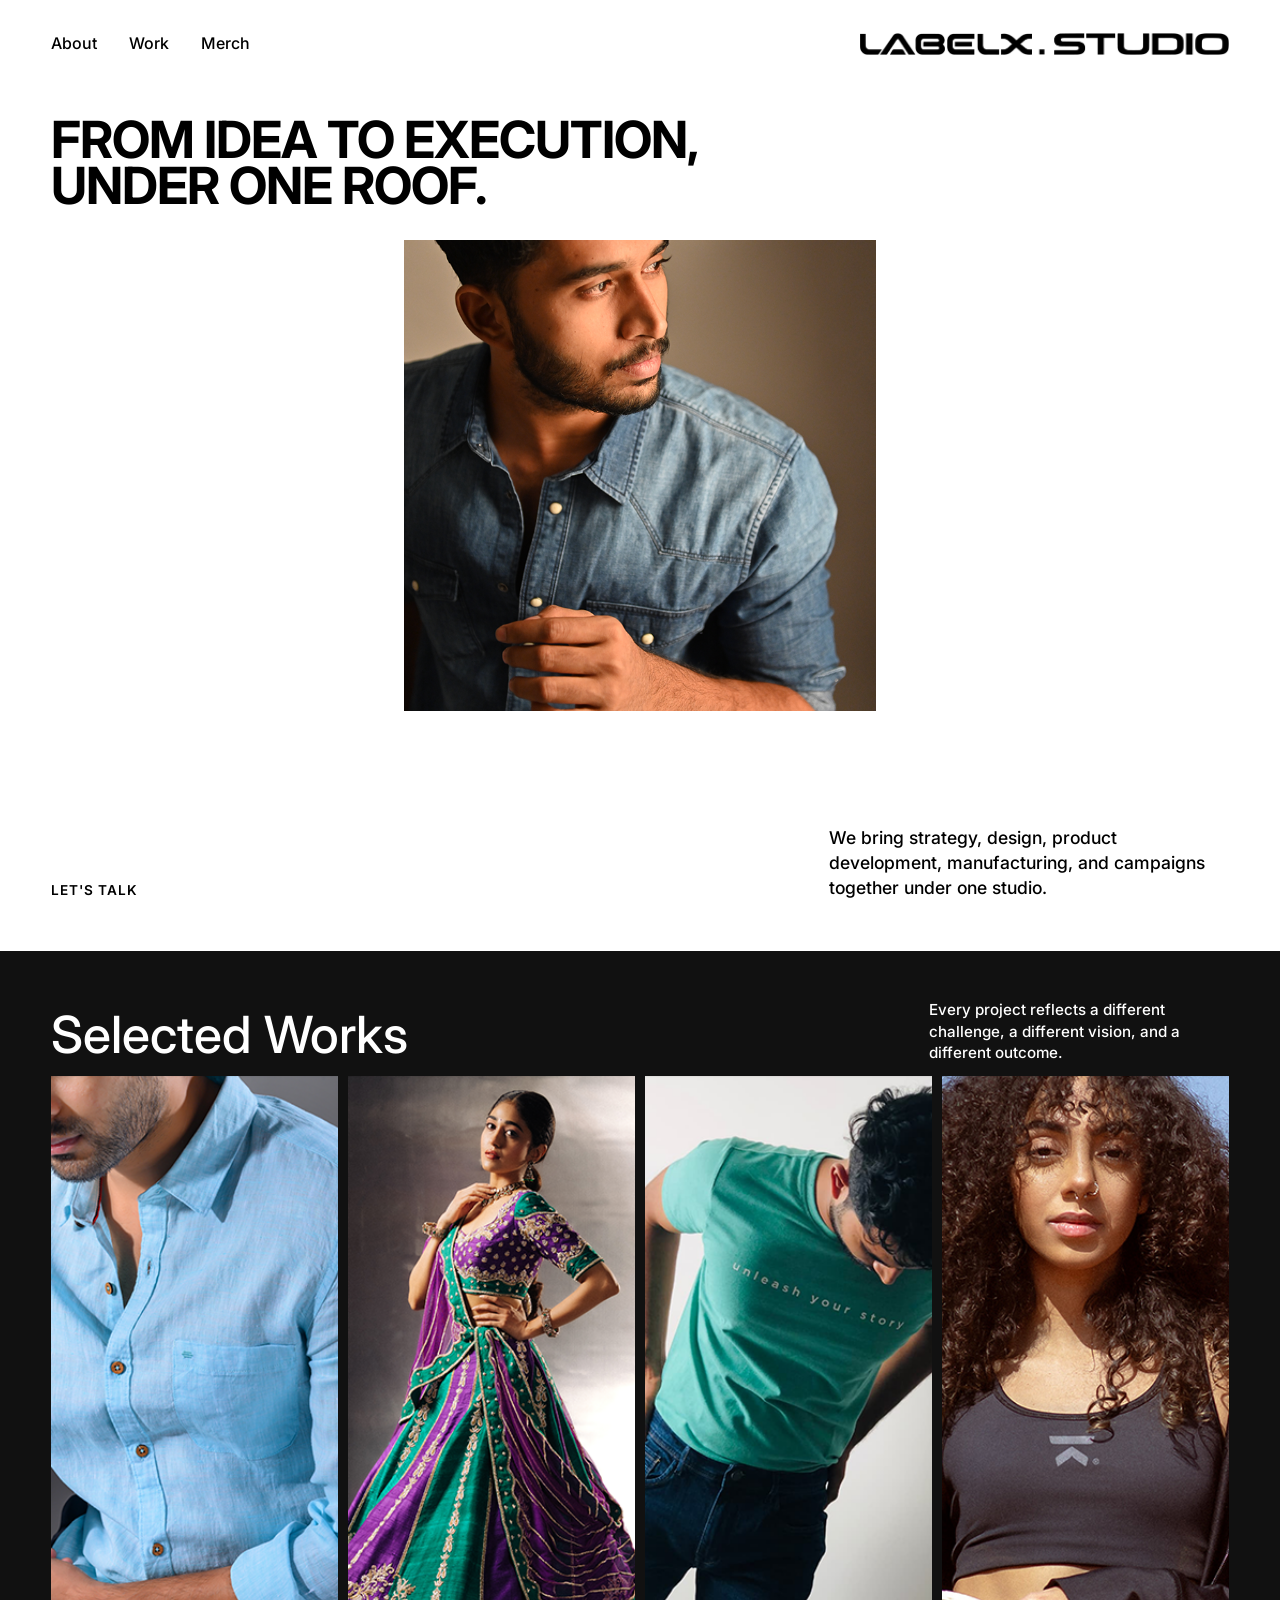
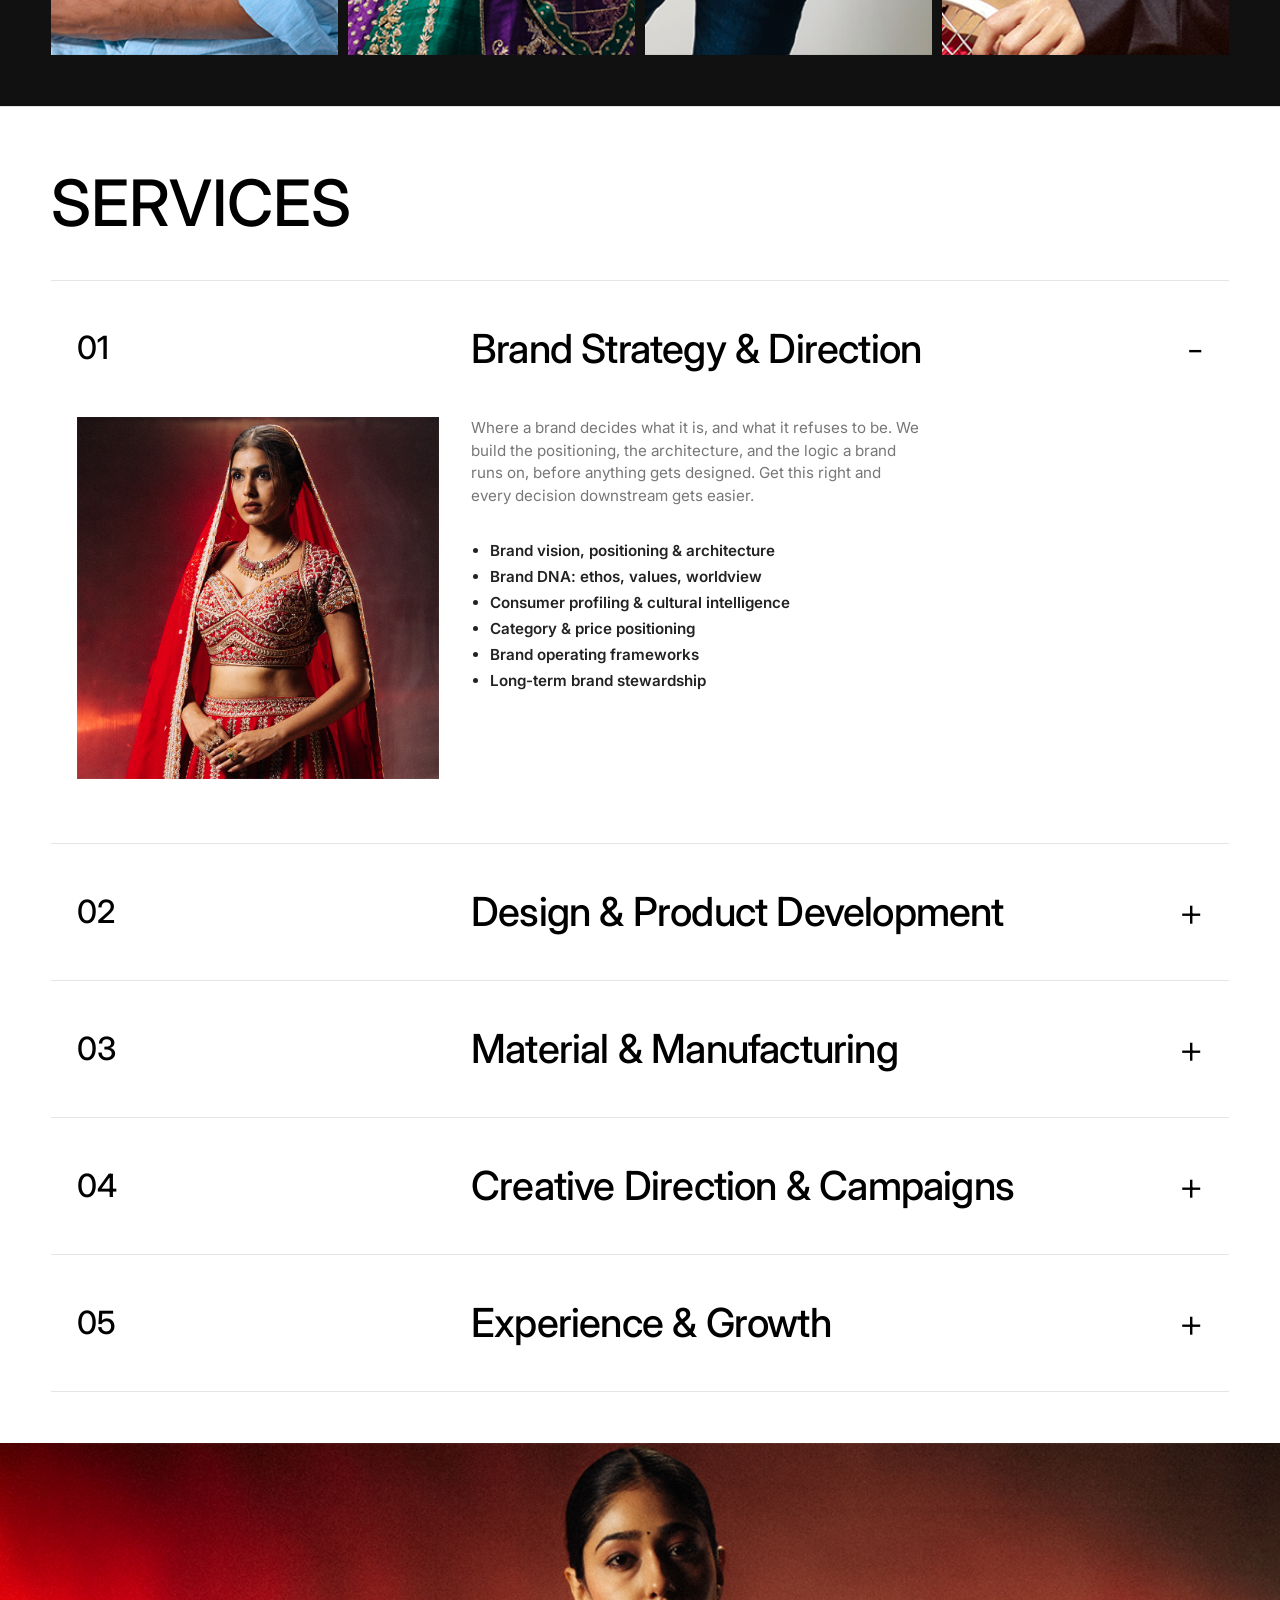
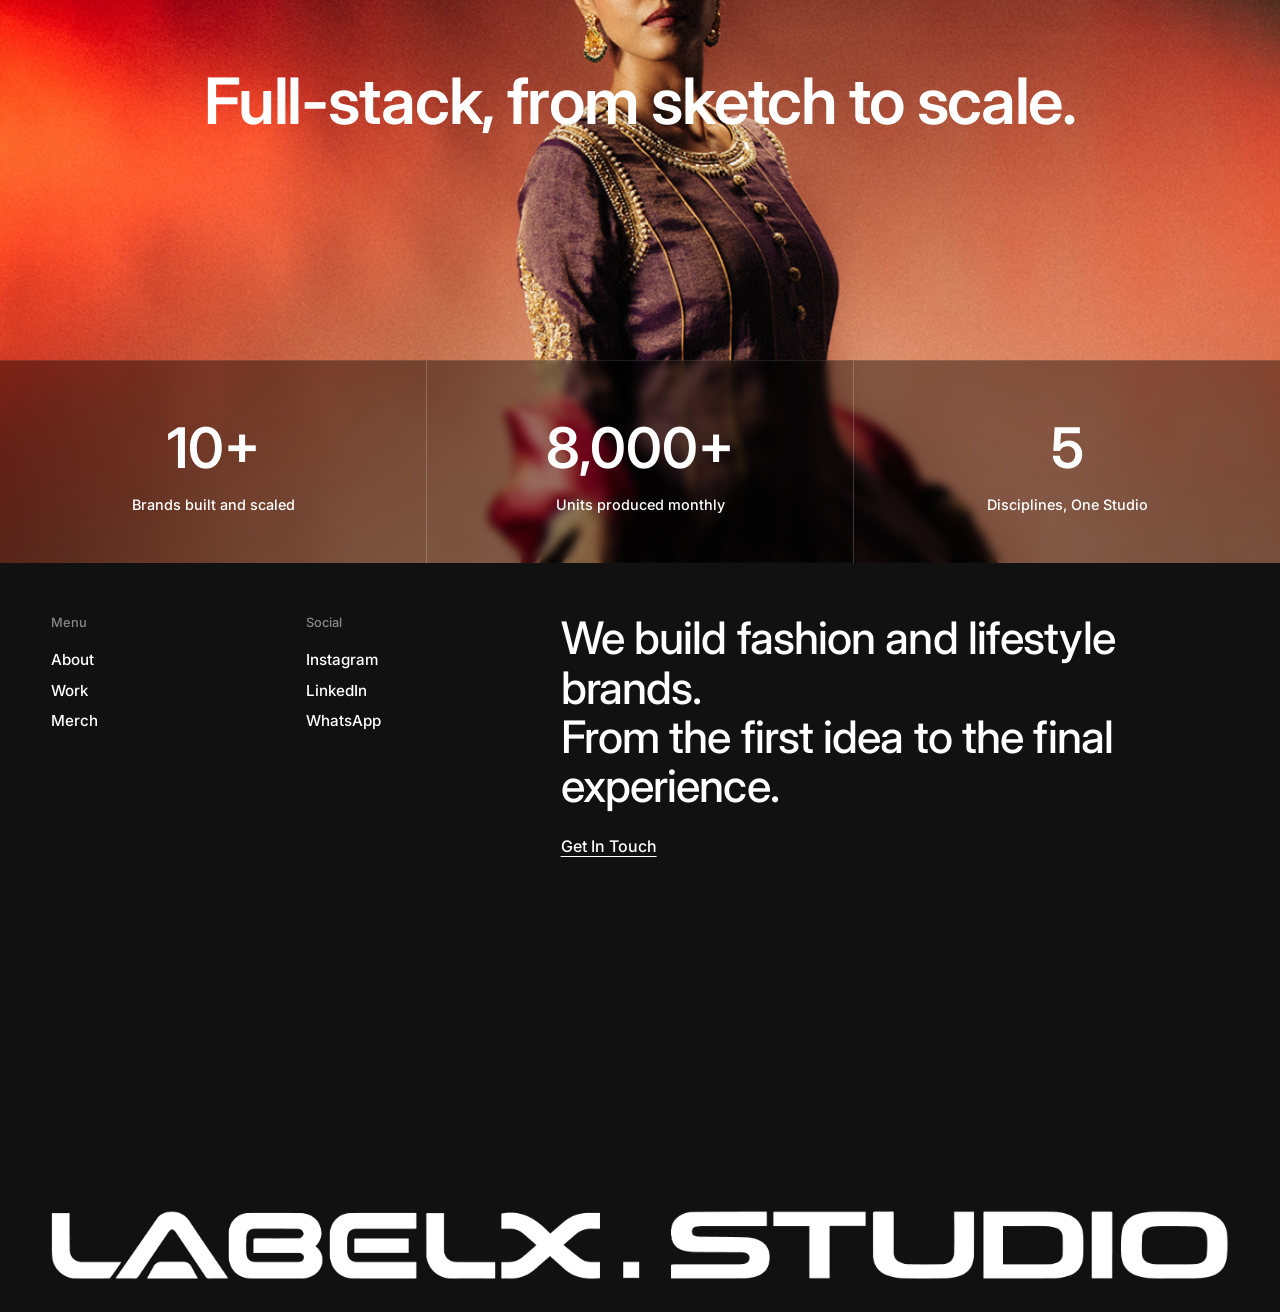
<file: index.html>
<!DOCTYPE html>
<html lang="en">

<head>
  <meta charset="UTF-8" />
  <meta name="viewport" content="width=device-width, initial-scale=1.0" />
  <title>LabelX Studio</title>
  <meta name="description"
    content="We build fashion and lifestyle brands. From the first idea to the final experience." />
  <link href="https://fonts.googleapis.com/css2?family=Space+Grotesk:wght@300;400;500;600;700&display=swap"
    rel="stylesheet" />
  <link rel="stylesheet" href="styles.css?v=1.1" />
</head>

<body>

  <!-- Navigation -->
  <nav class="main-nav">
    <div class="nav-links">
      <a href="about">About</a>
      <a href="work">Work</a>
      <a href="merch">Merch</a>
    </div>
    <div class="nav-logo">
      <a href="/">
        <img src="assets/images/Logo_Top.png" alt="LabelX Studio" style="height: 22px; object-fit: contain;">
      </a>
    </div>
    <div class="hamburger"><span></span><span></span><span></span></div>
  </nav>

  <!-- Hero Section -->
  <section class="hero-section">
    <h1 class="huge-headline">From idea to execution,<br>under one roof.</h1>
    <div class="hero-image-wrapper">
      <img id="hero-slideshow-img" src="assets/images/Slide_Work/Mask group-1.png"
        data-images="assets/images/Slide_Work/Mask group-1.png, assets/images/Slide_Work/Mask group-2.png, assets/images/Slide_Work/Mask group-3.png, assets/images/Slide_Work/Mask group-4.png, assets/images/Slide_Work/Mask group-5.png, assets/images/Slide_Work/Mask group-6.png, assets/images/Slide_Work/Mask group-7.png, assets/images/Slide_Work/Mask group.png"
        alt="Studio hero image" />
    </div>
  </section>

  <div class="lets-talk-block">
    <a href="contact" class="left" style="text-decoration: none; color: inherit; display: inline-block;">LET'S
      TALK</a>
    <div class="right">
      We bring strategy, design, product development, manufacturing, and campaigns together under one studio.
    </div>
  </div>


  <!-- Selected Works -->
  <section class="selected-works section-dark">
    <div class="selected-works-header">
      <h2>Selected Works</h2>
      <p>Every project reflects a different challenge, a different vision, and a different outcome.</p>
    </div>
    <div class="works-grid">
      <div class="work-item">
        <img src="assets/images/Selected_work/Project plain.png" alt="Project Plain" />
        <div class="work-overlay">
          <h3>PROJECT PLAIN</h3>
          <p>ART DIRECTION / CONTENT CREATION / BRANDING / PHOTOGRAPHY</p>
        </div>
      </div>
      <div class="work-item">
        <img src="assets/images/Selected_work/OLIVES BY SASHI.png" alt="Olives By Sashi" />
        <div class="work-overlay">
          <h3>OLIVES BY SASHI</h3>
          <p>ART DIRECTION / STYLING</p>
        </div>
      </div>
      <div class="work-item">
        <img src="assets/images/Selected_work/Designershop.png" alt="Designershop" />
        <div class="work-overlay">
          <h3>DESIGNERSHOP</h3>
          <p>CONTENT CREATION / PHOTOGRAPHY</p>
        </div>
      </div>
      <div class="work-item">
        <img src="assets/images/Selected_work/KEEPUP.png" alt="Keepup" />
        <div class="work-overlay">
          <h3>KEEPUP</h3>
          <p>BRANDING / PRODUCTION</p>
        </div>
      </div>
    </div>
  </section>

  <!-- Services Section -->
  <section class="services-section section-light">
    <div class="services-main-header" style="margin-bottom: 2rem;">
      <h2 style="font-size: clamp(2.5rem, 5vw, 4rem); font-weight: 500; text-transform: uppercase;">Services</h2>
    </div>
    <div class="services-container">

      <div class="service-row active">
        <div class="service-header">
          <div class="service-number">01</div>
          <h3 class="service-title">Brand Strategy & Direction</h3>
          <div class="service-icon">-</div>
        </div>
        <div class="service-details">
          <div class="service-details-inner">
            <div class="service-image">
              <img src="assets/images/Services image/Brand Strategy & Direction.png" alt="Brand Strategy & Direction" />
            </div>
            <div class="service-text">
              <p>Where a brand decides what it is, and what it refuses to be. We build the positioning, the
                architecture, and the logic a brand runs on, before anything gets designed. Get this right and every
                decision downstream gets easier.</p>
              <ul>
                <li>Brand vision, positioning & architecture</li>
                <li>Brand DNA: ethos, values, worldview</li>
                <li>Consumer profiling & cultural intelligence</li>
                <li>Category & price positioning</li>
                <li>Brand operating frameworks</li>
                <li>Long-term brand stewardship</li>
              </ul>
            </div>
          </div>
        </div>
      </div>

      <div class="service-row">
        <div class="service-header">
          <div class="service-number">02</div>
          <h3 class="service-title">Design & Product Development</h3>
          <div class="service-icon">+</div>
        </div>
        <div class="service-details">
          <div class="service-details-inner">
            <div class="service-image">
              <img src="assets/images/Services image/Design & Product Development.png"
                alt="Design & Product Development" />
            </div>
            <div class="service-text">
              <p>We design what can actually be made, because we're the ones who make it. Collections, products,
                identity systems, tech packs - drawn with the constraints of production already in the room. Nothing
                reaches sampling that can't survive it.</p>
              <ul>
                <li>Product vision & design direction</li>
                <li>Collection & range design</li>
                <li>Tech packs & specification sheets</li>
                <li>Pattern development, grading & fit</li>
                <li>Prototyping & sampling</li>
                <li>SKU logic & product architecture</li>
              </ul>
            </div>
          </div>
        </div>
      </div>

      <div class="service-row">
        <div class="service-header">
          <div class="service-number">03</div>
          <h3 class="service-title">Material & Manufacturing</h3>
          <div class="service-icon">+</div>
        </div>
        <div class="service-details">
          <div class="service-details-inner">
            <div class="service-image">
              <img src="assets/images/Services image/Material & Manufacturing.png" alt="Material & Manufacturing" />
            </div>
            <div class="service-text">
              <p>Delivering unboxing experiences that elevate product perception. We focus on sustainable materials and
                structurally sound design.</p>
              <ul>
                <li>Sustainable materials</li>
                <li>Structural design</li>
                <li>Unboxing experience</li>
              </ul>
            </div>
          </div>
        </div>
      </div>

      <div class="service-row">
        <div class="service-header">
          <div class="service-number">04</div>
          <h3 class="service-title">Creative Direction & Campaigns</h3>
          <div class="service-icon">+</div>
        </div>
        <div class="service-details">
          <div class="service-details-inner">
            <div class="service-image">
              <img src="assets/images/Services image/Creative Direction & Campaigns.png"
                alt="Creative Direction & Campaigns" />
            </div>
            <div class="service-text">
              <p>Strategic advising to scale operations and optimize processes. Maximizing efficiency while preserving
                creative integrity.</p>
              <ul>
                <li>Operations scaling</li>
                <li>Process optimization</li>
                <li>Creative integrity preservation</li>
              </ul>
            </div>
          </div>
        </div>
      </div>

      <div class="service-row">
        <div class="service-header">
          <div class="service-number">05</div>
          <h3 class="service-title">Experience & Growth</h3>
          <div class="service-icon">+</div>
        </div>
        <div class="service-details">
          <div class="service-details-inner">
            <div class="service-image">
              <img src="assets/images/Services image/Experience & Growth.png" alt="Experience & Growth" />
            </div>
            <div class="service-text">
              <p>Producing engaging content tailored to your unique audience. Photography, videography, and copy that
                connects.</p>
              <ul>
                <li>Photography & Videography</li>
                <li>Copywriting</li>
                <li>Audience engagement</li>
              </ul>
            </div>
          </div>
        </div>
      </div>


    </div>
  </section>

  <!-- Stats / Full Stack Section -->
  <section class="stats-section">
    <div class="stats-bg-image">
      <img src="assets/images/landing_page_img1.jpeg" alt="Full-stack, from sketch to scale" />
    </div>
    <div class="stats-content">
      <h2 class="stats-headline">Full-stack, from sketch to scale.</h2>

      <div class="stats-bar">
        <div class="stat-item">
          <div class="stat-number">10+</div>
          <div class="stat-label">Brands built and scaled</div>
        </div>
        <div class="stat-divider"></div>
        <div class="stat-item">
          <div class="stat-number">8,000+</div>
          <div class="stat-label">Units produced monthly</div>
        </div>
        <div class="stat-divider"></div>
        <div class="stat-item">
          <div class="stat-number">5</div>
          <div class="stat-label">Disciplines, One Studio</div>
        </div>
      </div>
    </div>
  </section>

  <!-- Unified Footer -->
  <footer class="new-footer section-dark">
    <div class="footer-top-grid">
      <div class="footer-menu-col">
        <h4>Menu</h4>
        <ul>
          <li><a href="about">About</a></li>
          <li><a href="work">Work</a></li>
          <li><a href="merch">Merch</a></li>
        </ul>
      </div>
      <div class="footer-social-col">
        <h4>Social</h4>
        <ul>
          <li><a href="https://www.instagram.com/labelx.studio" target="_blank">Instagram</a></li>
          <li><a href="https://www.linkedin.com/company/labelx-studio" target="_blank">LinkedIn</a></li>
          <li><a href="https://wa.me/919866984469" target="_blank">WhatsApp</a></li>
        </ul>
      </div>
      <div class="footer-hero-col">
        <h2>We build fashion and lifestyle brands.<br>From the first idea to the final experience.</h2>
        <a href="contact" class="get-in-touch">Get In Touch</a>
      </div>
    </div>
    <div class="footer-bottom-logo">
      <img src="assets/images/Logo_Bottom.png" alt="LABELX.STUDIO" />
    </div>
  </footer>

  <script src="main.js"></script>
</body>

</html>
</file>
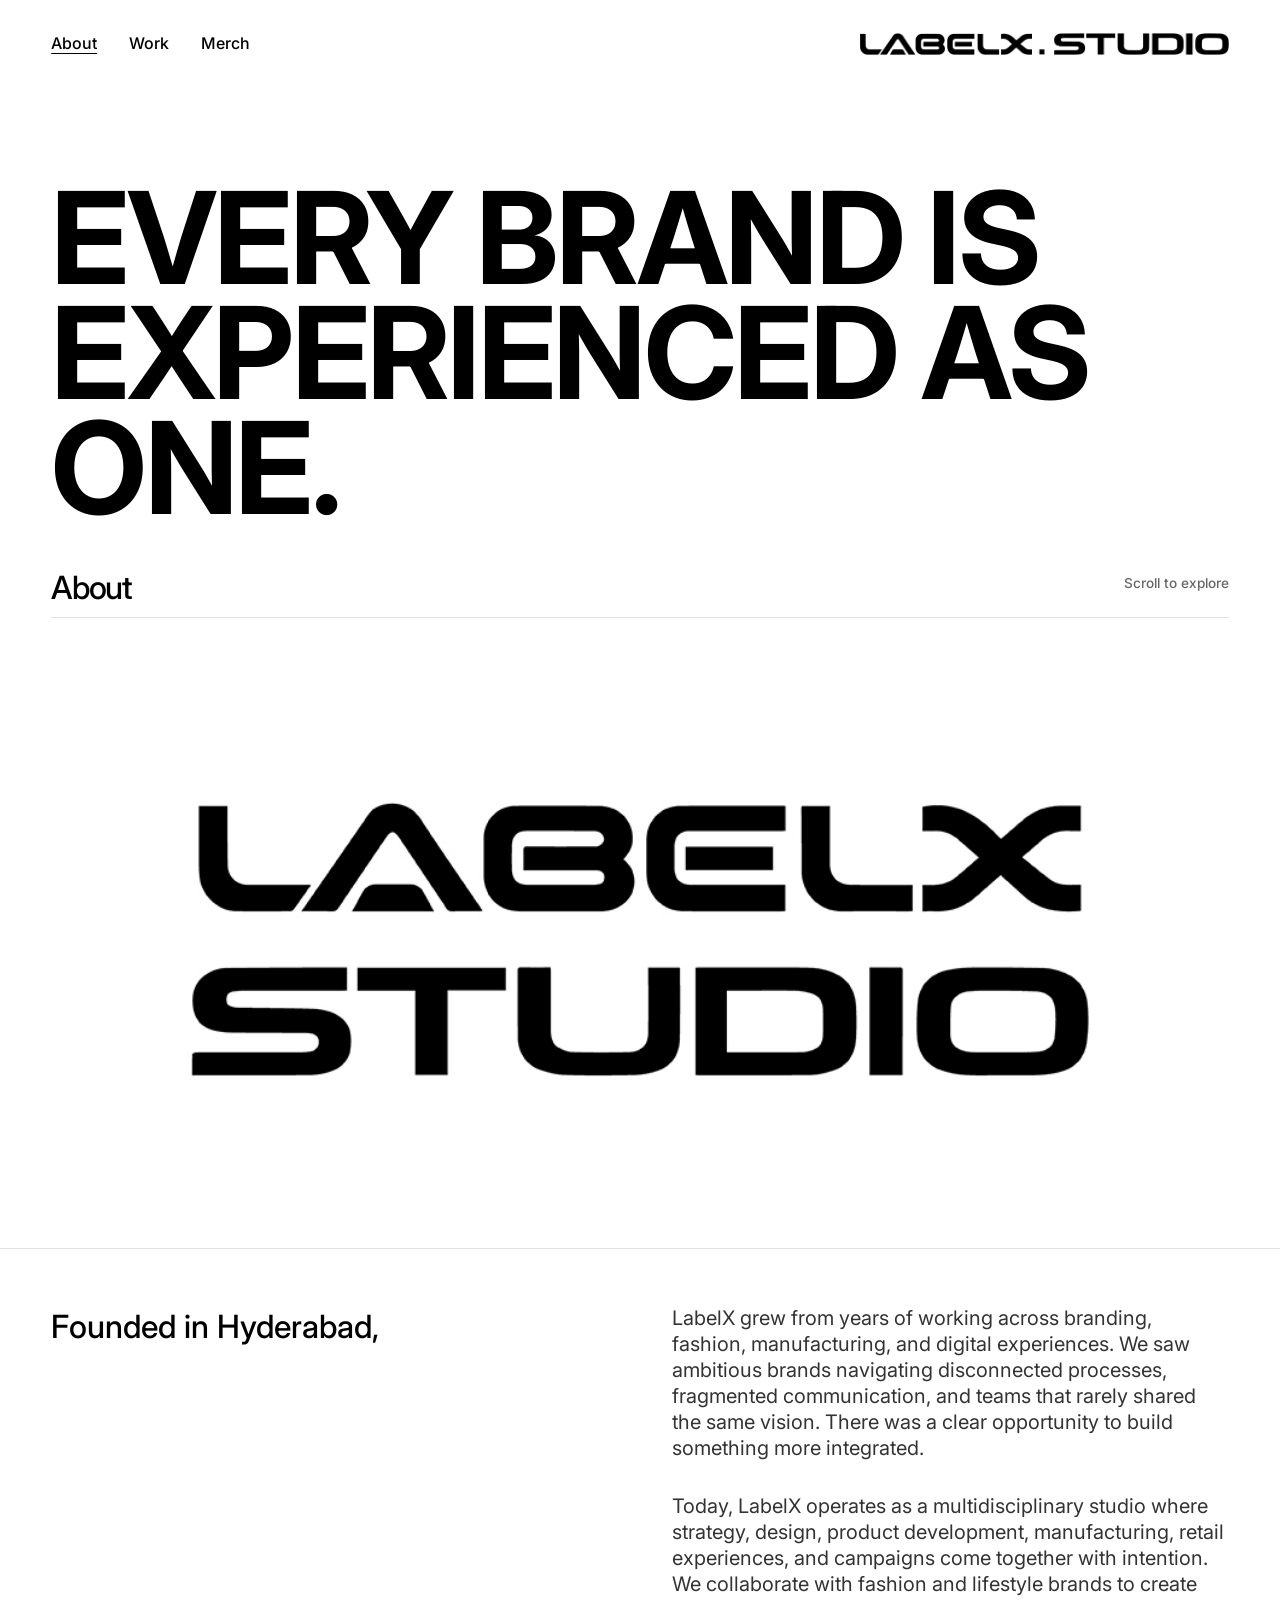
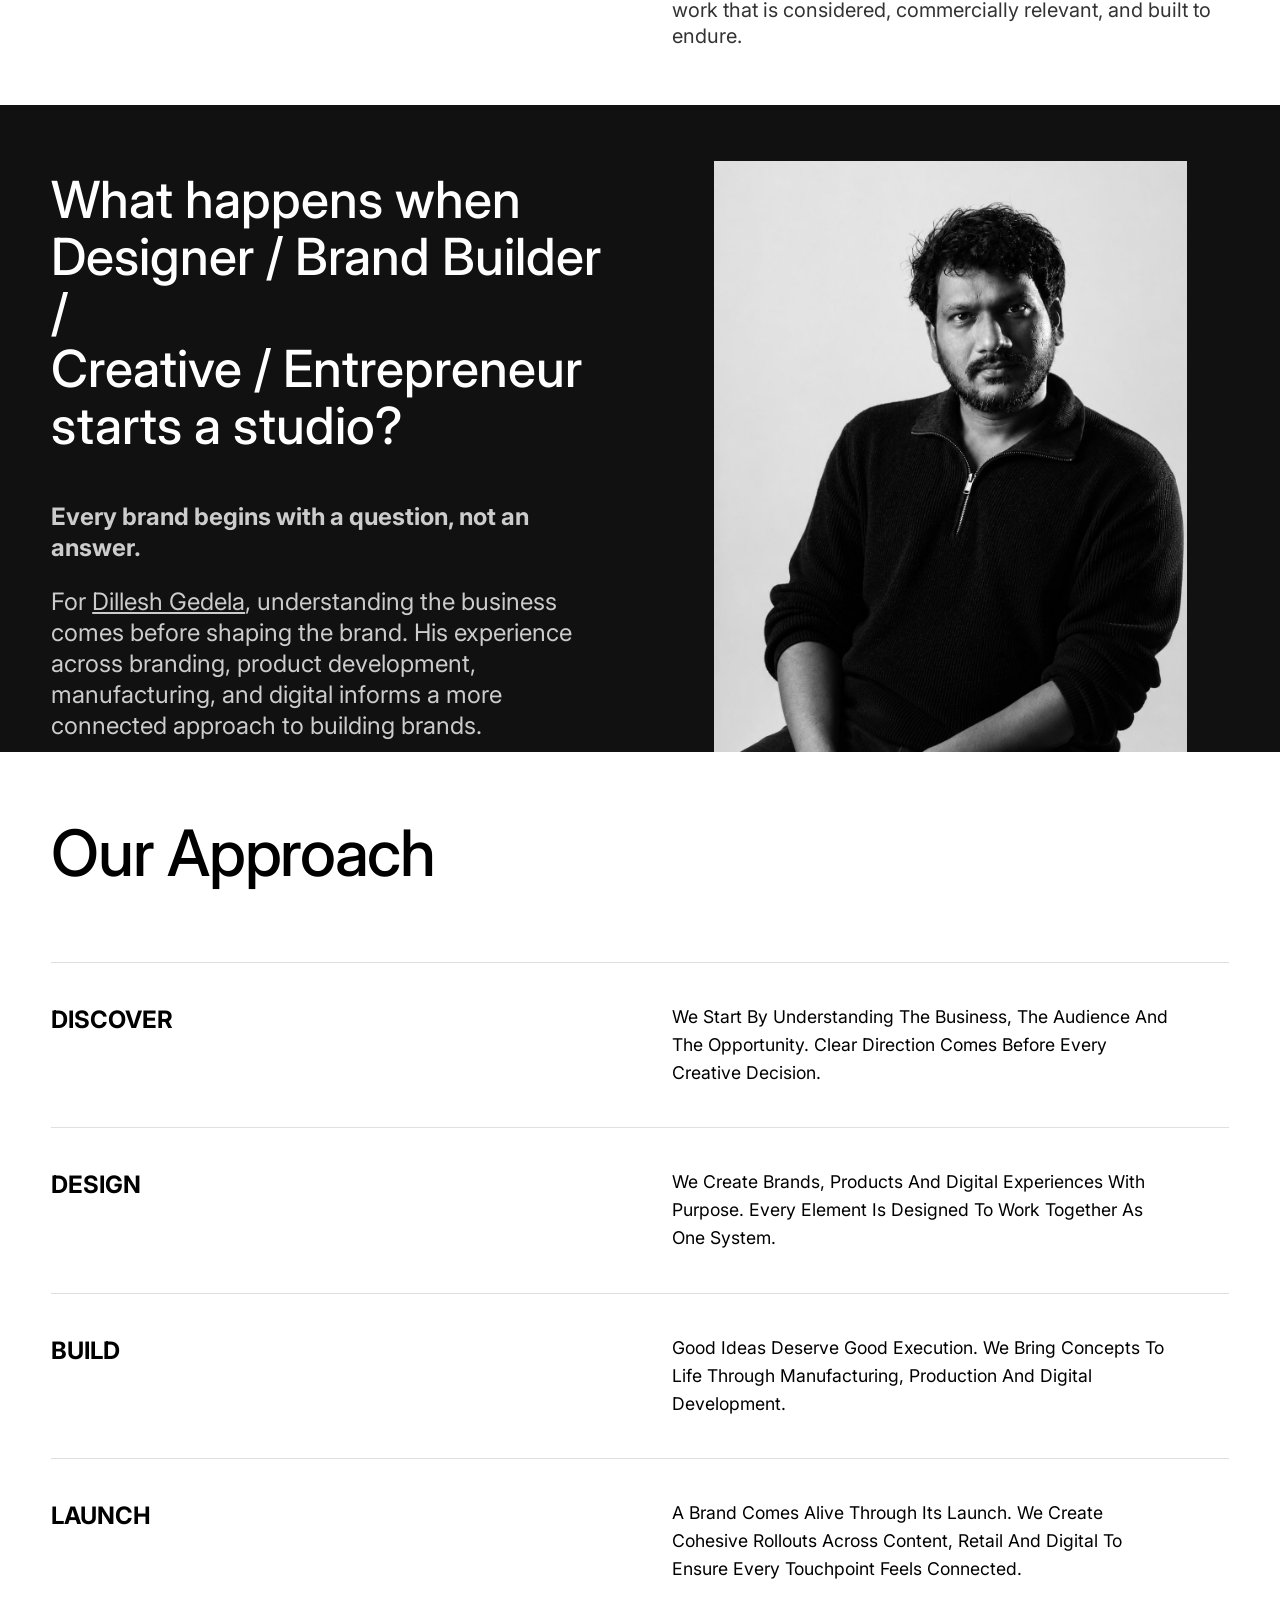
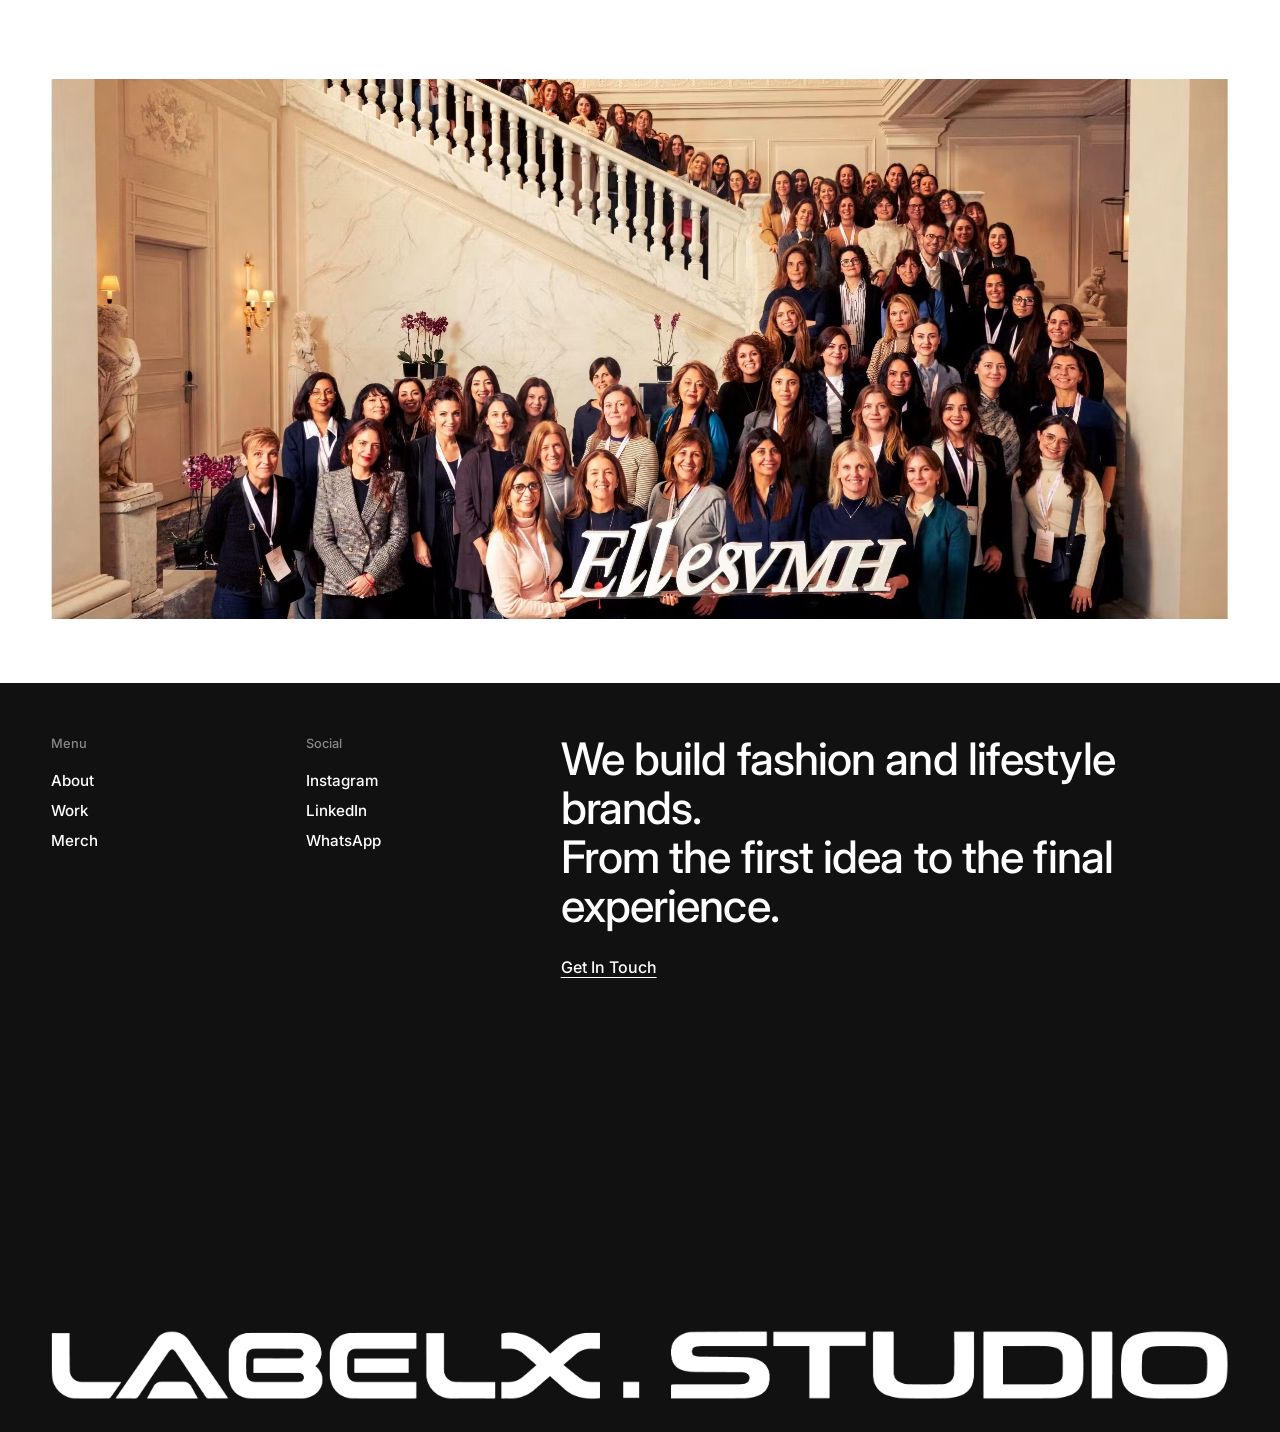
<file: about.html>
<!DOCTYPE html>
<html lang="en">

<head>
  <meta charset="UTF-8" />
  <meta name="viewport" content="width=device-width, initial-scale=1.0" />
  <title>About, LabelX Studio</title>
  <link href="https://fonts.googleapis.com/css2?family=Space+Grotesk:wght@300;400;500;600;700&display=swap"
    rel="stylesheet" />
  <link rel="stylesheet" href="styles.css" />
</head>

<body>

  <!-- Navigation -->
  <nav class="main-nav">
    <div class="nav-links">
      <a href="about" class="active">About</a>
      <a href="work">Work</a>
      <a href="merch">Merch</a>
    </div>
    <div class="nav-logo">
      <a href="/">
        <img src="assets/images/Logo_Top.png" alt="LabelX Studio" style="height: 22px; object-fit: contain;">
      </a>
    </div>
    <div class="hamburger"><span></span><span></span><span></span></div>
  </nav>

  <!-- Hero Section -->
  <section class="labelx-about-hero">
    <div class="hero-top-section">
      <div class="hero-right-text">
        <p>EVERY BRAND IS EXPERIENCED AS ONE.</p>
      </div>
    </div>
    <div class="hero-bottom-section">
      <h1 class="huge-about-text">About</h1>
      <span class="scroll-explore-text">Scroll to explore</span>
    </div>
    <div class="labelx-hero-image">
      <img src="assets/images/about_us_img0.jpeg" alt="LabelX Studio Space" />
    </div>
  </section>

  <!-- Introduction Block -->
  <section class="labelx-intro-block">
    <div class="labelx-intro-grid">
      <div class="intro-left">
        <h2>Founded in Hyderabad,</h2>
      </div>
      <div class="intro-right">
        <p>LabelX grew from years of working across branding, fashion, manufacturing, and digital experiences. We saw
          ambitious brands navigating disconnected processes, fragmented communication, and teams that rarely shared the
          same vision. There was a clear opportunity to build something more integrated.</p>
        <p>Today, LabelX operates as a multidisciplinary studio where strategy, design, product development,
          manufacturing, retail experiences, and campaigns come together with intention. We collaborate with fashion and
          lifestyle brands to create work that is considered, commercially relevant, and built to endure.</p>
      </div>
    </div>
  </section>

  <!-- Founder Section -->
  <section class="labelx-founder-section section-dark">
    <div class="founder-grid">
      <div class="founder-left">
        <h2 class="founder-question">What happens when<br>Designer / Brand Builder /<br> Creative /
          Entrepreneur<br>starts a studio?</h2>
        <div class="founder-bio" style="margin-top: 3rem;">
          <p><B>Every brand begins with a question, not an answer.</B></p> <br>
          <p>For <U>Dillesh Gedela</U>, understanding the
            business comes
            before shaping the brand. His experience across branding, product development, manufacturing, and digital
            informs a more connected approach to building brands.</p>
        </div>
      </div>
      <div class="founder-right">
        <div class="founder-image-wrapper">
          <img src="assets/images/about_us_img2.jpeg" alt="Founder Portrait" />
        </div>
      </div>
    </div>
  </section>

  <!-- Our Approach Section -->
  <section class="labelx-approach-section">
    <h2 class="approach-header">Our Approach</h2>

    <div class="approach-list">
      <div class="approach-row">
        <div class="approach-col-title">
          <h1>DISCOVER</h1>
        </div>
        <div class="approach-col-text">
          <p>We Start By Understanding The Business, The Audience And The Opportunity. Clear Direction Comes Before
            Every Creative Decision.</p>
        </div>
      </div>

      <div class="approach-row">
        <div class="approach-col-title">
          <h1>DESIGN</h1>
        </div>
        <div class="approach-col-text">
          <p>We Create Brands, Products And Digital Experiences With Purpose. Every Element Is Designed To Work Together
            As One System.</p>
        </div>
      </div>

      <div class="approach-row">
        <div class="approach-col-title">
          <h1>BUILD</h1>
        </div>
        <div class="approach-col-text">
          <p>Good Ideas Deserve Good Execution. We Bring Concepts To Life Through Manufacturing, Production And Digital
            Development.</p>
        </div>
      </div>

      <div class="approach-row">
        <div class="approach-col-title">
          <h1>LAUNCH</h1>
        </div>
        <div class="approach-col-text">
          <p>A Brand Comes Alive Through Its Launch. We Create Cohesive Rollouts Across Content, Retail And Digital To
            Ensure Every Touchpoint Feels Connected.</p>
        </div>
      </div>
    </div>
  </section>

  <!-- Bottom Image Section -->
  <section class="about-bottom-image" style="padding: 0 var(--padding-x) 4rem;">
    <img src="assets/images/events_img0.jpeg" alt="LabelX Studio Image"
      style="width: 100%; height: 60vh; display: block; object-fit: cover; object-position: center;" />
  </section>

  <!-- Unified Footer -->
  <footer class="new-footer section-dark">
    <div class="footer-top-grid">
      <div class="footer-menu-col">
        <h4>Menu</h4>
        <ul>
          <li><a href="about">About</a></li>
          <li><a href="work">Work</a></li>
          <li><a href="merch">Merch</a></li>
        </ul>
      </div>
      <div class="footer-social-col">
        <h4>Social</h4>
        <ul>
          <li><a href="https://www.instagram.com/labelx.studio" target="_blank">Instagram</a></li>
          <li><a href="https://www.linkedin.com/company/labelx-studio" target="_blank">LinkedIn</a></li>
          <li><a href="https://wa.me/919866984469" target="_blank">WhatsApp</a></li>
        </ul>
      </div>
      <div class="footer-hero-col">
        <h2>We build fashion and lifestyle brands.<br>From the first idea to the final experience.</h2>
        <a href="contact" class="get-in-touch">Get In Touch</a>
      </div>
    </div>
    <div class="footer-bottom-logo">
      <img src="assets/images/Logo_Bottom.png" alt="LABELX.STUDIO" />
    </div>
  </footer>

  <script src="main.js"></script>
</body>

</html>
</file>
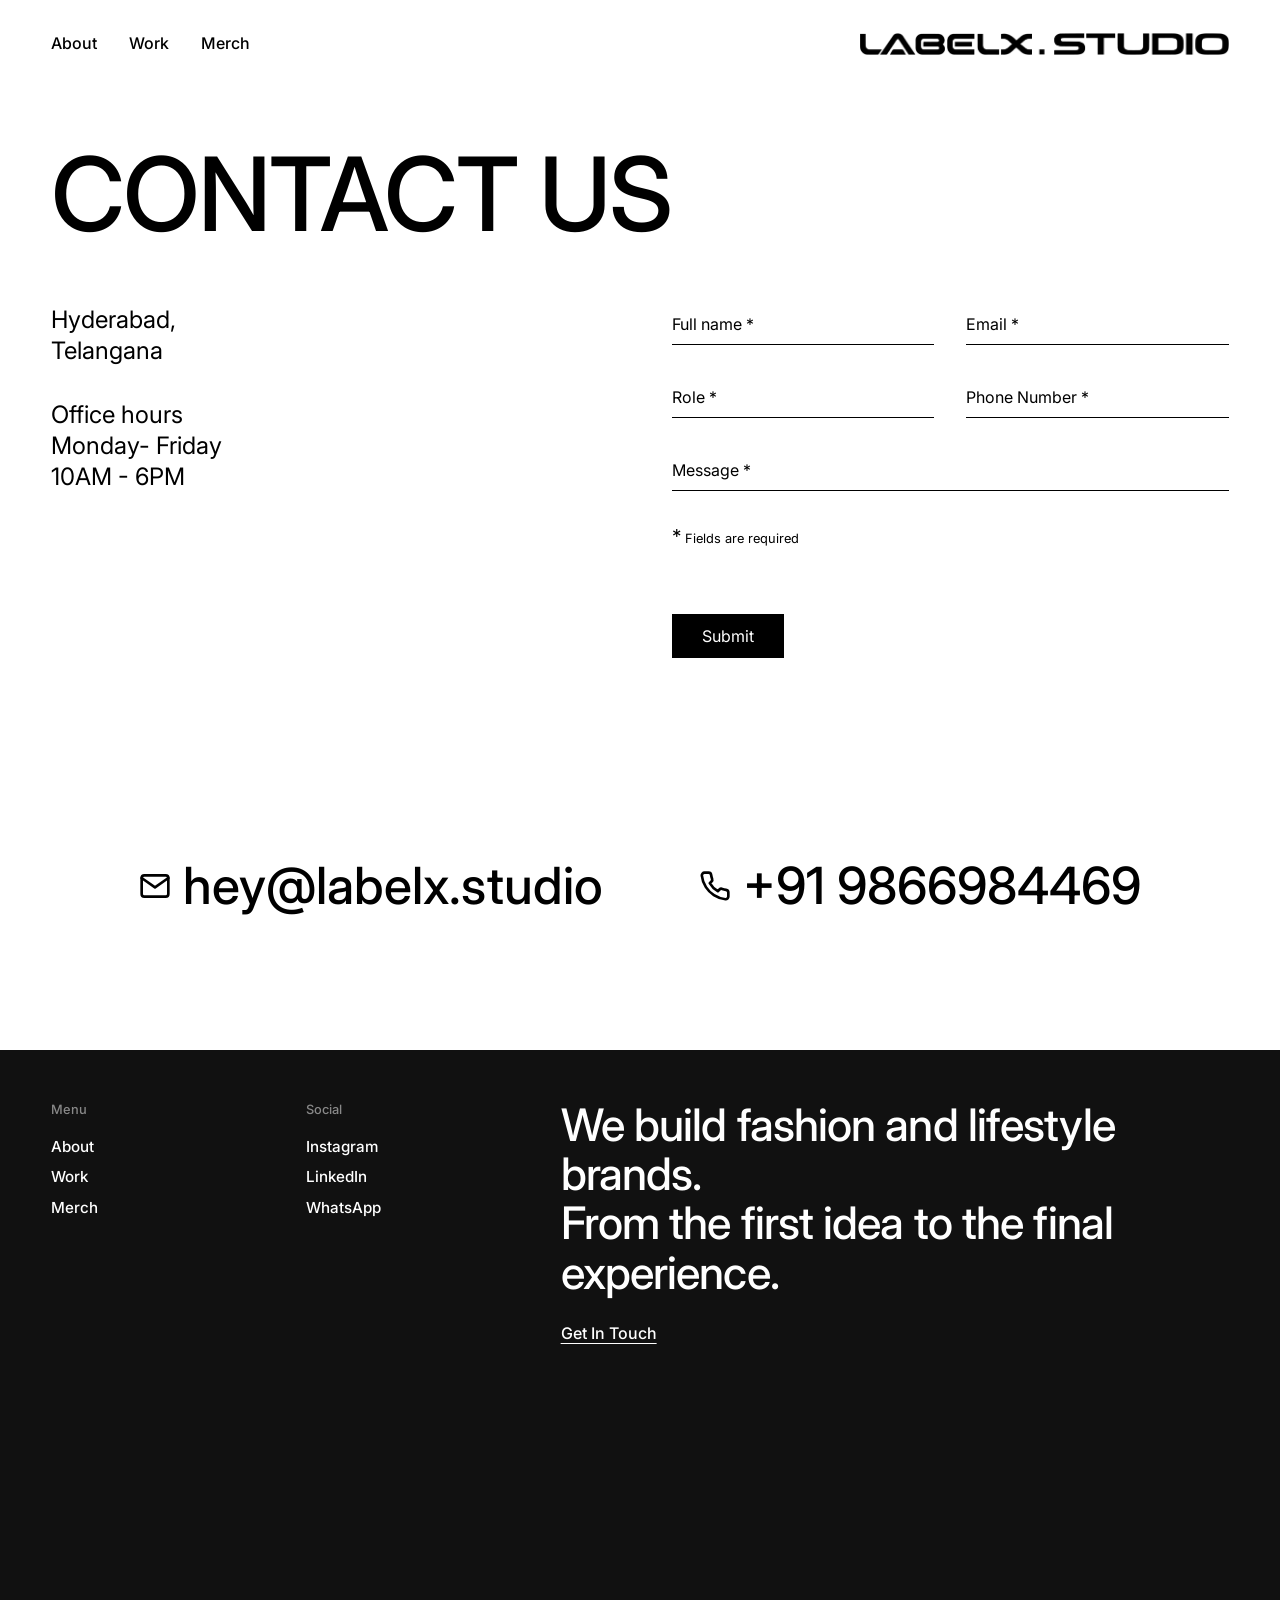
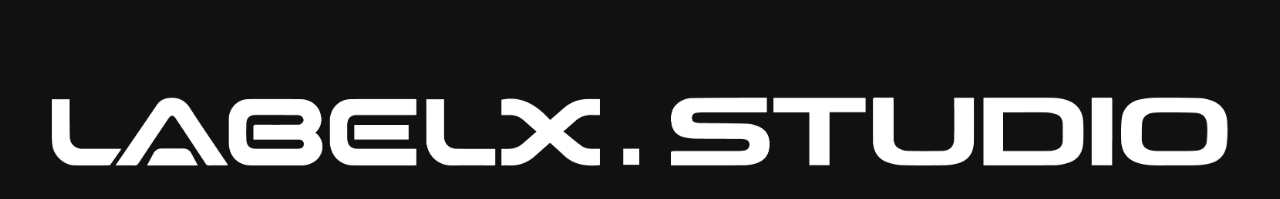
<file: contact.html>
<!DOCTYPE html>
<html lang="en">

<head>
  <meta charset="UTF-8" />
  <meta name="viewport" content="width=device-width, initial-scale=1.0" />
  <title>Contact Us, LabelX Studio</title>
  <link href="https://fonts.googleapis.com/css2?family=Space+Grotesk:wght@300;400;500;600;700&display=swap"
    rel="stylesheet" />
  <link rel="stylesheet" href="styles.css" />
</head>

<body>

  <!-- Navigation -->
  <nav class="main-nav">
    <div class="nav-links">
      <a href="about">About</a>
      <a href="work">Work</a>
      <a href="merch">Merch</a>
    </div>
    <div class="nav-logo">
      <a href="/">
        <img src="assets/images/Logo_Top.png" alt="LabelX Studio" style="height: 22px; object-fit: contain;">
      </a>
    </div>
    <div class="hamburger"><span></span><span></span><span></span></div>
  </nav>

  <!-- Hero Section -->
  <section class="contact-hero">
    <h1 class="huge-headline">CONTACT US</h1>
  </section>

  <!-- Contact Split -->
  <section class="contact-content-split">
    <div class="contact-left-info">
      <div>
        <h3>Hyderabad,<br>Telangana</h3>
      </div>
      <div>
        <h3>Office hours<br>Monday- Friday<br>10AM - 6PM</h3>
      </div>
    </div>
    <div class="contact-form-wrapper">
      <form action="https://api.web3forms.com/submit" method="POST">
        <input type="hidden" name="access_key" value="2bed50ee-d373-411b-bc15-bad450af72d5">
        <input type="hidden" name="subject" value="New Inquiry - LabelX Studio Contact Form">
        <input type="hidden" name="from_name" value="LabelX Studio Website">
        <input type="checkbox" name="botcheck" style="display: none;">
        <div class="form-grid">
          <div class="form-group form-group-half">
            <input type="text" name="name" placeholder="Full name *" required>
          </div>
          <div class="form-group form-group-half">
            <input type="email" name="email" placeholder="Email *" required>
          </div>
          <div class="form-group form-group-half">
            <input type="text" name="role" placeholder="Role *" required>
          </div>
          <div class="form-group form-group-half">
            <input type="tel" name="phone" placeholder="Phone Number *" required>
          </div>
          <div class="form-group form-group-full">
            <input type="text" name="message" placeholder="Message *" required>
          </div>
        </div>
        <p class="form-note" style="margin-top: 1rem;"><span>*</span> Fields are required</p>
        <button type="submit" class="submit-btn" style="margin-top: 4rem;">Submit</button>
        <div class="form-status-msg" aria-live="polite"></div>
      </form>
    </div>
  </section>

  <!-- Large Contact Info -->
  <section class="contact-large-info">
    <a href="mailto:hey@labelx.studio" style="display: flex; align-items: center;">
      <svg viewBox="0 0 24 24" width="32" height="32" stroke="currentColor" stroke-width="2" fill="none"
        stroke-linecap="round" stroke-linejoin="round" style="margin-right: 12px;">
        <path d="M4 4h16c1.1 0 2 .9 2 2v12c0 1.1-.9 2-2 2H4c-1.1 0-2-.9-2-2V6c0-1.1.9-2 2-2z"></path>
        <polyline points="22,6 12,13 2,6"></polyline>
      </svg>
      hey@labelx.studio
    </a>
    <a href="tel:+919866984469" style="display: flex; align-items: center;">
      <svg viewBox="0 0 24 24" width="32" height="32" stroke="currentColor" stroke-width="2" fill="none"
        stroke-linecap="round" stroke-linejoin="round" style="margin-right: 12px;">
        <path
          d="M22 16.92v3a2 2 0 0 1-2.18 2 19.79 19.79 0 0 1-8.63-3.07 19.5 19.5 0 0 1-6-6 19.79 19.79 0 0 1-3.07-8.67A2 2 0 0 1 4.11 2h3a2 2 0 0 1 2 1.72 12.84 12.84 0 0 0 .7 2.81 2 2 0 0 1-.45 2.11L8.09 9.91a16 16 0 0 0 6 6l1.27-1.27a2 2 0 0 1 2.11-.45 12.84 12.84 0 0 0 2.81.7A2 2 0 0 1 22 16.92z">
        </path>
      </svg>
      +91 9866984469
    </a>
  </section>

  <!-- Unified Footer -->
  <footer class="new-footer section-dark">
    <div class="footer-top-grid">
      <div class="footer-menu-col">
        <h4>Menu</h4>
        <ul>
          <li><a href="about">About</a></li>
          <li><a href="work">Work</a></li>
          <li><a href="merch">Merch</a></li>
        </ul>
      </div>
      <div class="footer-social-col">
        <h4>Social</h4>
        <ul>
          <li><a href="https://www.instagram.com/labelx.studio" target="_blank">Instagram</a></li>
          <li><a href="https://www.linkedin.com/company/labelx-studio" target="_blank">LinkedIn</a></li>
          <li><a href="https://wa.me/919866984469" target="_blank">WhatsApp</a></li>
        </ul>
      </div>
      <div class="footer-hero-col">
        <h2>We build fashion and lifestyle brands.<br>From the first idea to the final experience.</h2>
        <a href="contact" class="get-in-touch">Get In Touch</a>
      </div>
    </div>
    <div class="footer-bottom-logo">
      <img src="assets/images/Logo_Bottom.png" alt="LABELX.STUDIO" />
    </div>
  </footer>

  <script src="main.js"></script>
</body>

</html>
</file>
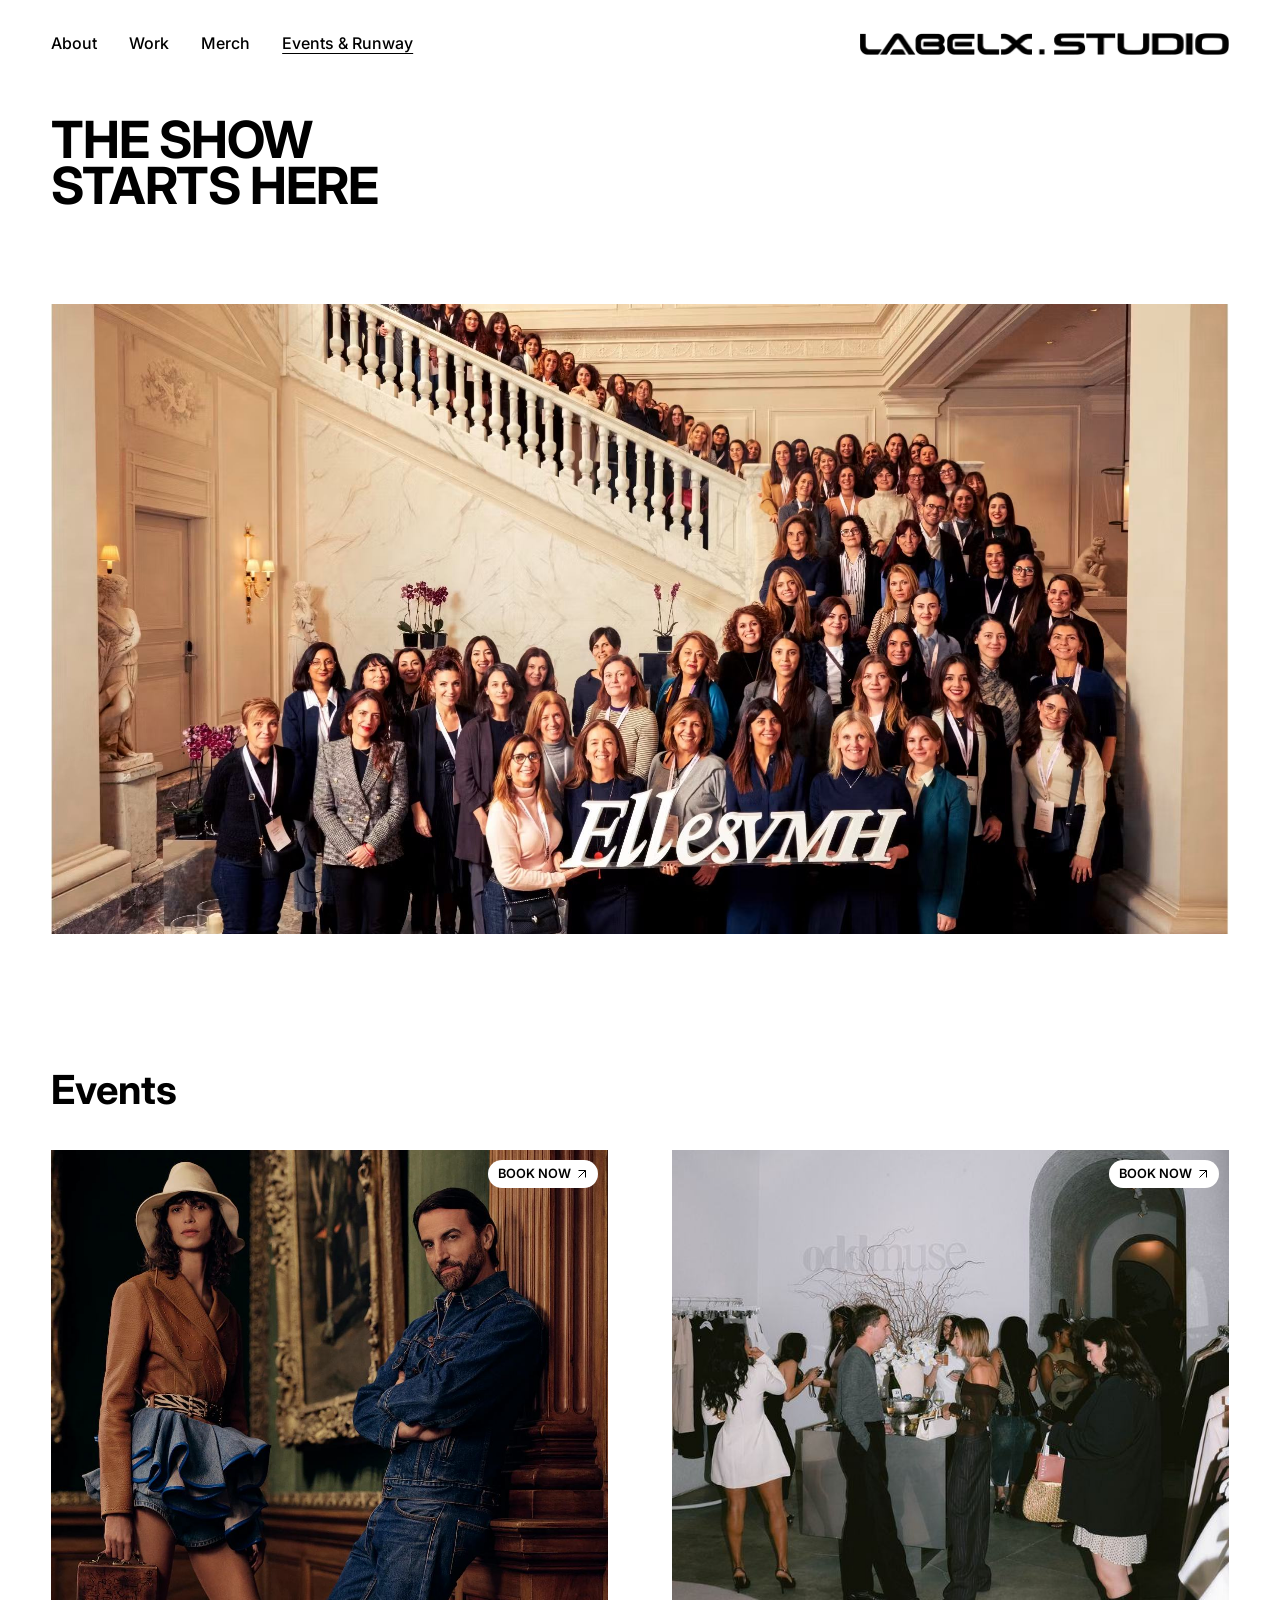
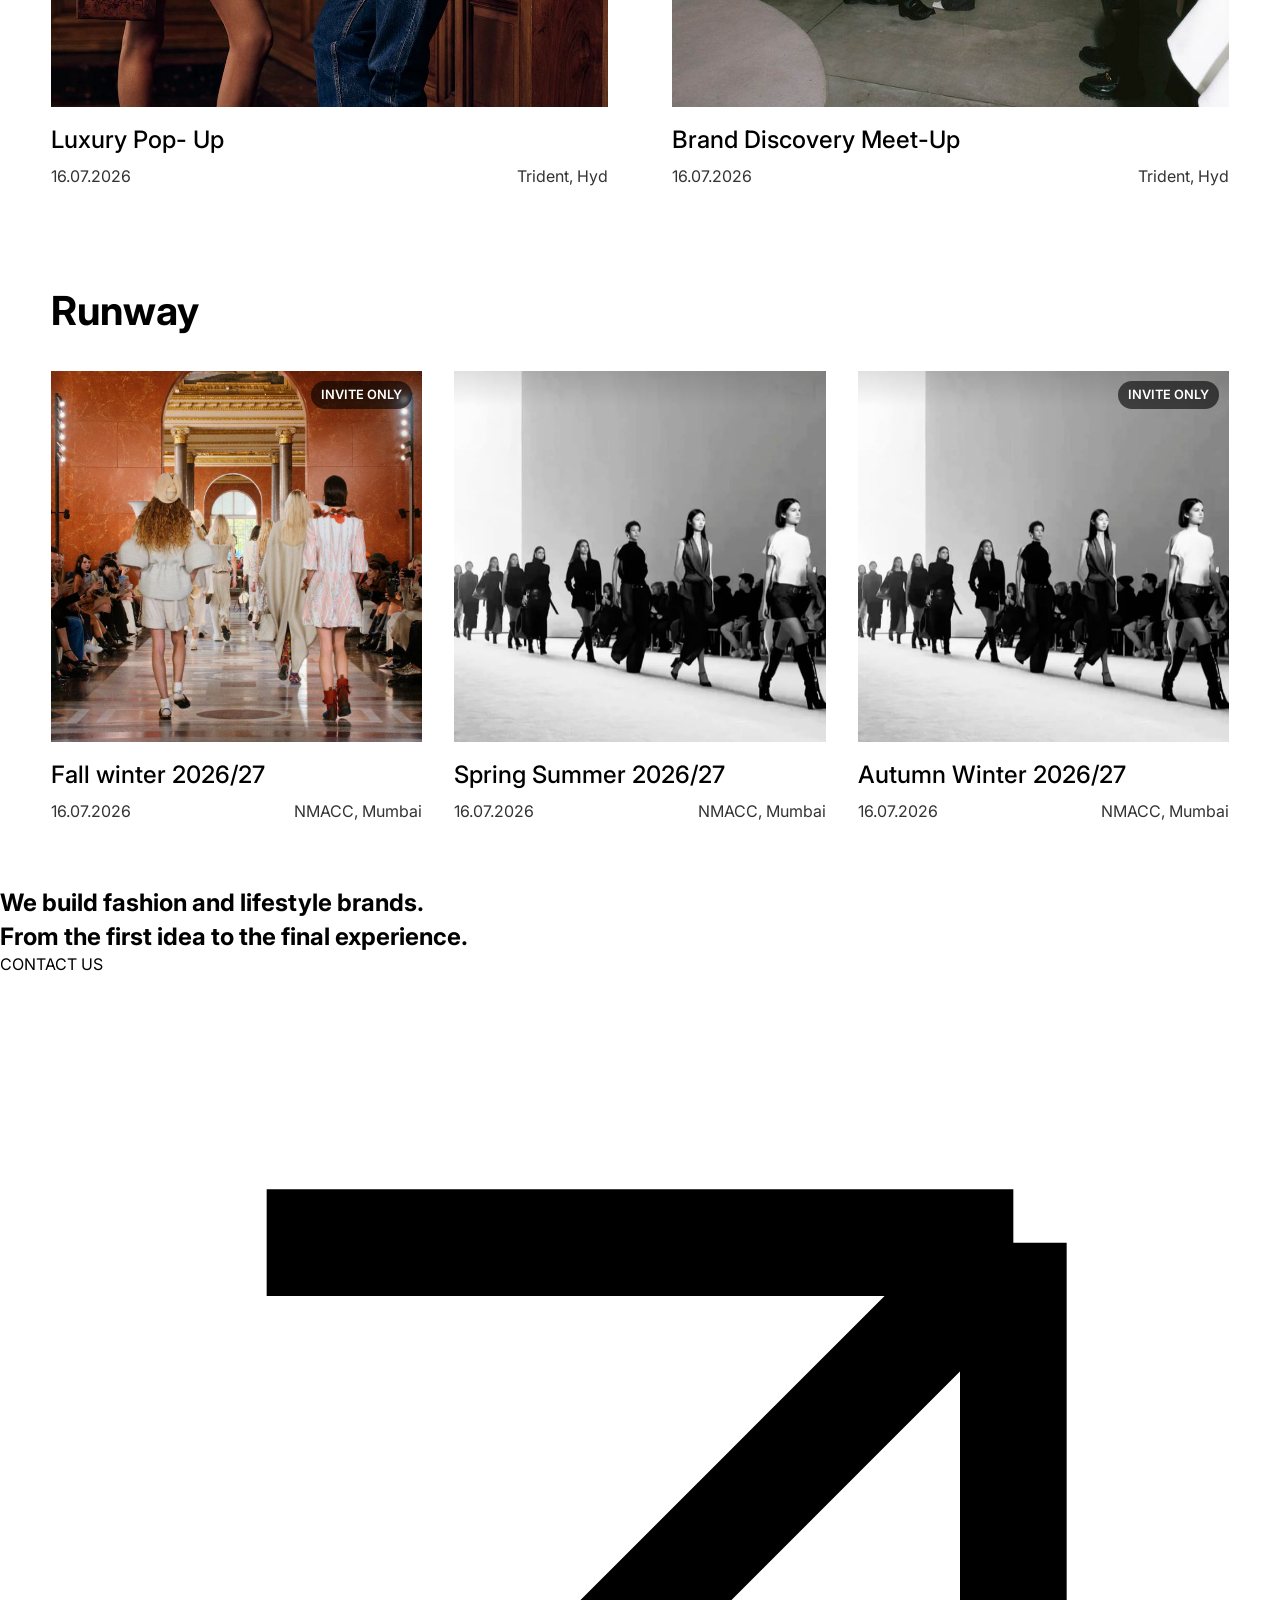
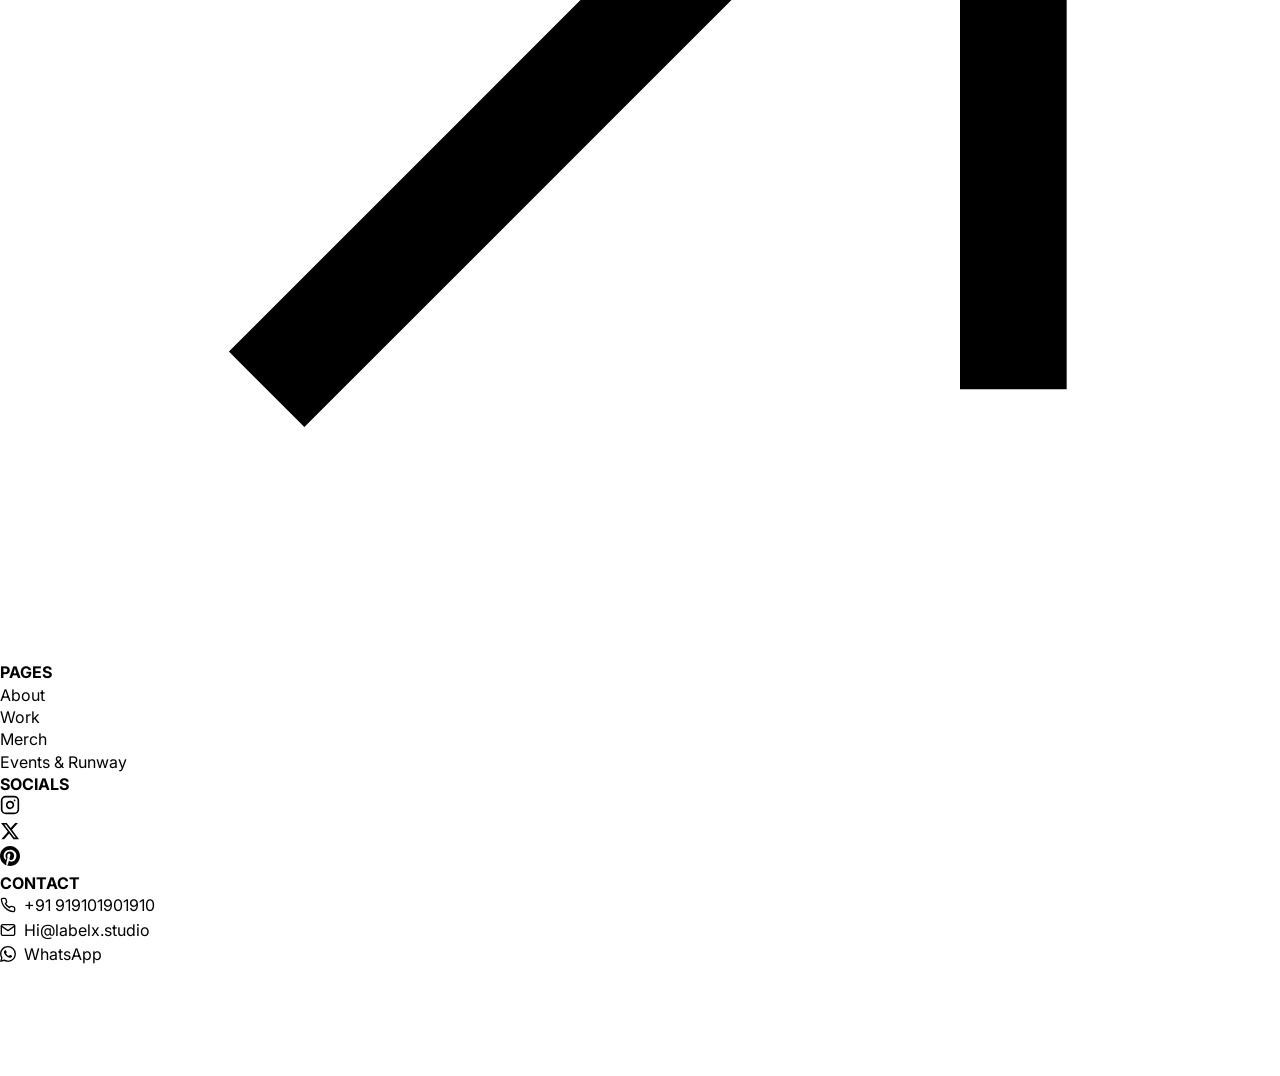
<file: events.html>
<!DOCTYPE html>
<html lang="en">
<head>
  <meta charset="UTF-8" />
  <meta name="viewport" content="width=device-width, initial-scale=1.0" />
  <title>Events & Runway Ã¢â‚¬â€ LabelX Studio</title>
  <link href="https://fonts.googleapis.com/css2?family=Space+Grotesk:wght@300;400;500;600;700&display=swap" rel="stylesheet" />
  <link rel="stylesheet" href="styles.css" />
</head>
<body>

  <!-- Navigation -->
  <nav class="main-nav">
    <div class="nav-links">
      <a href="about">About</a>
      <a href="work">Work</a>
      <a href="merch">Merch</a>
      <a href="events" class="active">Events & Runway</a>
    </div>
    <div class="nav-logo">
      <a href="/">
        <img src="assets/images/Logo_Top.png" alt="LabelX Studio" style="height: 22px; object-fit: contain;">
      </a>
    </div>
    <div class="hamburger"><span></span><span></span><span></span></div></nav>

  <!-- Hero Section -->
  <section class="events-hero">
    <h1 class="huge-headline">THE SHOW<br>STARTS HERE</h1>
  </section>

  <section class="events-hero-img">
    <img src="assets/images/events_img0.jpeg" alt="Runway models" style="width:100%; object-fit:cover;" />
  </section>

  <!-- Events List -->
  <section class="events-list" style="padding: 4rem var(--padding-x);">
    <h2 style="font-size: 2.5rem; margin-bottom: 2rem;">Events</h2>
    <div class="events-grid-2" style="display: grid; grid-template-columns: 1fr 1fr; gap: 4rem; margin-bottom: 6rem;">
      <div class="event-card">
        <div class="event-card-img-wrap" style="position:relative; margin-bottom: 1rem;">
          <a href="tickets"><img src="assets/images/events_img2.jpeg" alt="Luxury Pop-Up" style="width:100%; aspect-ratio: 1; object-fit: cover;" /></a>
          <a href="tickets" class="badge" style="position:absolute; top: 10px; right: 10px; background:white; color:black; padding: 5px 10px; border-radius:20px; font-size:0.8rem; text-decoration:none; display:flex; align-items:center; gap:5px;">BOOK NOW <svg style="width:12px; height:12px;" viewBox="0 0 24 24"><path d="M5 19L19 5M19 5v14M19 5H5" stroke="currentColor" stroke-width="2" fill="none"/></svg></a>
        </div>
        <h3 style="font-size: 1.5rem; margin-bottom: 0.5rem; font-weight: 500;">Luxury Pop- Up</h3>
        <div style="display:flex; justify-content:space-between; font-size: 1rem; color: #333;">
          <p>16.07.2026</p>
          <p>Trident, Hyd</p>
        </div>
      </div>
      
      <div class="event-card">
        <div class="event-card-img-wrap" style="position:relative; margin-bottom: 1rem;">
          <a href="tickets"><img src="assets/images/events_img6.jpeg" alt="Brand Discovery Meet-Up" style="width:100%; aspect-ratio: 1; object-fit: cover;" /></a>
          <a href="tickets" class="badge" style="position:absolute; top: 10px; right: 10px; background:white; color:black; padding: 5px 10px; border-radius:20px; font-size:0.8rem; text-decoration:none; display:flex; align-items:center; gap:5px;">BOOK NOW <svg style="width:12px; height:12px;" viewBox="0 0 24 24"><path d="M5 19L19 5M19 5v14M19 5H5" stroke="currentColor" stroke-width="2" fill="none"/></svg></a>
        </div>
        <h3 style="font-size: 1.5rem; margin-bottom: 0.5rem; font-weight: 500;">Brand Discovery Meet-Up</h3>
        <div style="display:flex; justify-content:space-between; font-size: 1rem; color: #333;">
          <p>16.07.2026</p>
          <p>Trident, Hyd</p>
        </div>
      </div>
    </div>

    <h2 style="font-size: 2.5rem; margin-bottom: 2rem;">Runway</h2>
    <div class="grid-3" style="display: grid; grid-template-columns: repeat(3, 1fr); gap: 2rem;">
      <div class="event-card">
        <div class="event-card-img-wrap" style="position:relative; margin-bottom: 1rem;">
          <img src="assets/images/events_img1.jpeg" alt="Fall winter 2026/27" style="width:100%; aspect-ratio: 1; object-fit: cover;" />
          <span class="badge dark" style="position:absolute; top: 10px; right: 10px; background: rgba(0,0,0,0.6); color: white; padding: 5px 10px; border-radius:20px; font-size:0.8rem; text-decoration:none;">INVITE ONLY</span>
        </div>
        <h3 style="font-size: 1.5rem; margin-bottom: 0.5rem; font-weight: 500;">Fall winter 2026/27</h3>
        <div style="display:flex; justify-content:space-between; font-size: 1rem; color: #333;">
          <p>16.07.2026</p>
          <p>NMACC, Mumbai</p>
        </div>
      </div>

      <div class="event-card">
        <div class="event-card-img-wrap" style="position:relative; margin-bottom: 1rem;">
          <img src="assets/images/events_img3.jpeg" alt="Spring Summer 2026/27" style="width:100%; aspect-ratio: 1; object-fit: cover;" />
        </div>
        <h3 style="font-size: 1.5rem; margin-bottom: 0.5rem; font-weight: 500;">Spring Summer 2026/27</h3>
        <div style="display:flex; justify-content:space-between; font-size: 1rem; color: #333;">
          <p>16.07.2026</p>
          <p>NMACC, Mumbai</p>
        </div>
      </div>

      <div class="event-card">
        <div class="event-card-img-wrap" style="position:relative; margin-bottom: 1rem;">
          <img src="assets/images/events_img3.jpeg" alt="Autumn Winter 2026/27" style="width:100%; aspect-ratio: 1; object-fit: cover;" />
          <span class="badge dark" style="position:absolute; top: 10px; right: 10px; background: rgba(0,0,0,0.6); color: white; padding: 5px 10px; border-radius:20px; font-size:0.8rem; text-decoration:none;">INVITE ONLY</span>
        </div>
        <h3 style="font-size: 1.5rem; margin-bottom: 0.5rem; font-weight: 500;">Autumn Winter 2026/27</h3>
        <div style="display:flex; justify-content:space-between; font-size: 1rem; color: #333;">
          <p>16.07.2026</p>
          <p>NMACC, Mumbai</p>
        </div>
      </div>
    </div>
  </section>

  <!-- Pre-Footer CTA -->
  <section class="pre-footer-cta section-light">
    <h2>We build fashion and lifestyle brands.<br>From the first idea to the final experience.</h2>
    <div class="contact-button-wrapper">
      <div class="contact-us-text">CONTACT US</div>
      <a href="contact" class="circle-arrow-btn">
        <svg viewBox="0 0 24 24"><path d="M5 19L19 5M19 5v14M19 5H5" stroke="currentColor" stroke-width="2" fill="none"/></svg>
      </a>
    </div>
  </section>

  <!-- Footer -->
  <footer class="main-footer">
    <div class="footer-top">
      <div class="footer-col">
        <h4>PAGES</h4>
        <ul>
          <li><a href="about">About</a></li>
          <li><a href="work">Work</a></li>
          <li><a href="merch">Merch</a></li>
          <li><a href="events">Events & Runway</a></li>
        </ul>
      </div>
      <div class="footer-col socials">
        <h4>SOCIALS</h4>
        <ul>
          <li><a href="#"><svg viewBox="0 0 24 24" width="20" height="20" stroke="currentColor" stroke-width="2" fill="none" stroke-linecap="round" stroke-linejoin="round"><rect x="2" y="2" width="20" height="20" rx="5" ry="5"></rect><path d="M16 11.37A4 4 0 1 1 12.63 8 4 4 0 0 1 16 11.37z"></path><line x1="17.5" y1="6.5" x2="17.51" y2="6.5"></line></svg></a></li>
          <li><a href="#"><svg viewBox="0 0 24 24" width="20" height="20" fill="currentColor"><path d="M18.244 2.25h3.308l-7.227 8.26 8.502 11.24H16.17l-5.214-6.817L4.99 21.75H1.68l7.73-8.835L1.254 2.25H8.08l4.713 6.231zm-1.161 17.52h1.833L7.084 4.126H5.117z"/></svg></a></li>
          <li><a href="#"><svg viewBox="0 0 24 24" width="20" height="20" fill="currentColor"><path d="M12.017 0C5.396 0 .029 5.367.029 11.987c0 5.079 3.158 9.417 7.618 11.162-.105-.949-.199-2.403.041-3.439.219-.937 1.406-5.957 1.406-5.957s-.359-.72-.359-1.781c0-1.663.967-2.911 2.168-2.911 1.024 0 1.518.769 1.518 1.688 0 1.029-.653 2.567-.992 3.992-.285 1.193.6 2.165 1.775 2.165 2.128 0 3.768-2.245 3.768-5.487 0-2.861-2.063-4.869-5.008-4.869-3.41 0-5.409 2.562-5.409 5.199 0 1.033.394 2.143.889 2.741.099.12.112.225.085.345-.09.375-.293 1.199-.334 1.363-.053.225-.172.271-.401.165-1.495-.69-2.433-2.878-2.433-4.646 0-3.776 2.748-7.252 7.951-7.252 4.163 0 7.392 2.967 7.392 6.923 0 4.135-2.607 7.462-6.233 7.462-1.214 0-2.354-.629-2.758-1.379l-.749 2.848c-.269 1.045-1.004 2.352-1.498 3.146 1.123.345 2.306.535 3.55.535 6.607 0 11.985-5.365 11.985-11.987C23.97 5.367 18.611 0 12.017 0z"/></svg></a></li>
        </ul>
      </div>
      <div class="footer-col">
        <h4>CONTACT</h4>
        <ul>
          <li><p style="display: inline-flex; align-items: center;"><svg viewBox="0 0 24 24" width="16" height="16" stroke="currentColor" stroke-width="2" fill="none" stroke-linecap="round" stroke-linejoin="round" style="margin-right:8px;"><path d="M22 16.92v3a2 2 0 0 1-2.18 2 19.79 19.79 0 0 1-8.63-3.07 19.5 19.5 0 0 1-6-6 19.79 19.79 0 0 1-3.07-8.67A2 2 0 0 1 4.11 2h3a2 2 0 0 1 2 1.72 12.84 12.84 0 0 0 .7 2.81 2 2 0 0 1-.45 2.11L8.09 9.91a16 16 0 0 0 6 6l1.27-1.27a2 2 0 0 1 2.11-.45 12.84 12.84 0 0 0 2.81.7A2 2 0 0 1 22 16.92z"></path></svg>+91 919101901910</p></li>
          <li><a href="mailto:Hi@labelx.studio" style="display: inline-flex; align-items: center;"><svg viewBox="0 0 24 24" width="16" height="16" stroke="currentColor" stroke-width="2" fill="none" stroke-linecap="round" stroke-linejoin="round" style="margin-right:8px;"><path d="M4 4h16c1.1 0 2 .9 2 2v12c0 1.1-.9 2-2 2H4c-1.1 0-2-.9-2-2V6c0-1.1.9-2 2-2z"></path><polyline points="22,6 12,13 2,6"></polyline></svg>Hi@labelx.studio</a></li>
          <li><a href="https://wa.me/91919101901910?text=Hi%20Labelx%20team." target="_blank" style="display: inline-flex; align-items: center;"><svg viewBox="0 0 16 16" width="16" height="16" fill="currentColor" style="margin-right:8px;"><path d="M13.601 2.326A7.854 7.854 0 0 0 7.994 0C3.627 0 .068 3.558.064 7.926c0 1.399.366 2.76 1.057 3.965L0 16l4.204-1.102a7.933 7.933 0 0 0 3.79.965h.004c4.368 0 7.926-3.558 7.93-7.93A7.898 7.898 0 0 0 13.6 2.326zM7.994 14.521a6.573 6.573 0 0 1-3.356-.92l-.24-.144-2.494.654.666-2.433-.156-.251a6.56 6.56 0 0 1-1.007-3.505c0-3.626 2.957-6.584 6.591-6.584a6.56 6.56 0 0 1 4.66 1.931 6.557 6.557 0 0 1 1.928 4.66c-.004 3.639-2.961 6.592-6.592 6.592zm3.615-4.934c-.197-.099-1.17-.578-1.353-.646-.182-.065-.315-.099-.445.099-.133.197-.513.646-.627.775-.114.133-.232.148-.43.05-.197-.1-.836-.308-1.592-.985-.59-.525-.985-1.175-1.103-1.372-.114-.198-.011-.304.088-.403.087-.088.197-.232.296-.346.1-.114.133-.198.198-.33.065-.134.034-.248-.015-.347-.05-.099-.445-1.076-.612-1.47-.16-.389-.323-.335-.445-.34-.114-.007-.247-.007-.38-.007a.729.729 0 0 0-.529.247c-.182.198-.691.677-.691 1.654 0 .977.71 1.916.81 2.049.098.133 1.394 2.132 3.383 2.992.47.205.84.326 1.129.418.475.152.904.129 1.246.08.38-.058 1.171-.48 1.338-.943.164-.464.164-.86.114-.943-.049-.084-.182-.133-.38-.232z"></path></svg>WhatsApp</a></li>
        </ul>
      </div>
    </div>
    <div class="footer-bottom-logo">
      <img src="assets/images/Logo_Bottom.png" alt="LABELX.STUDIO" />
    </div>
  </footer>

  <script src="main.js"></script>
</body>
</html>
</file>
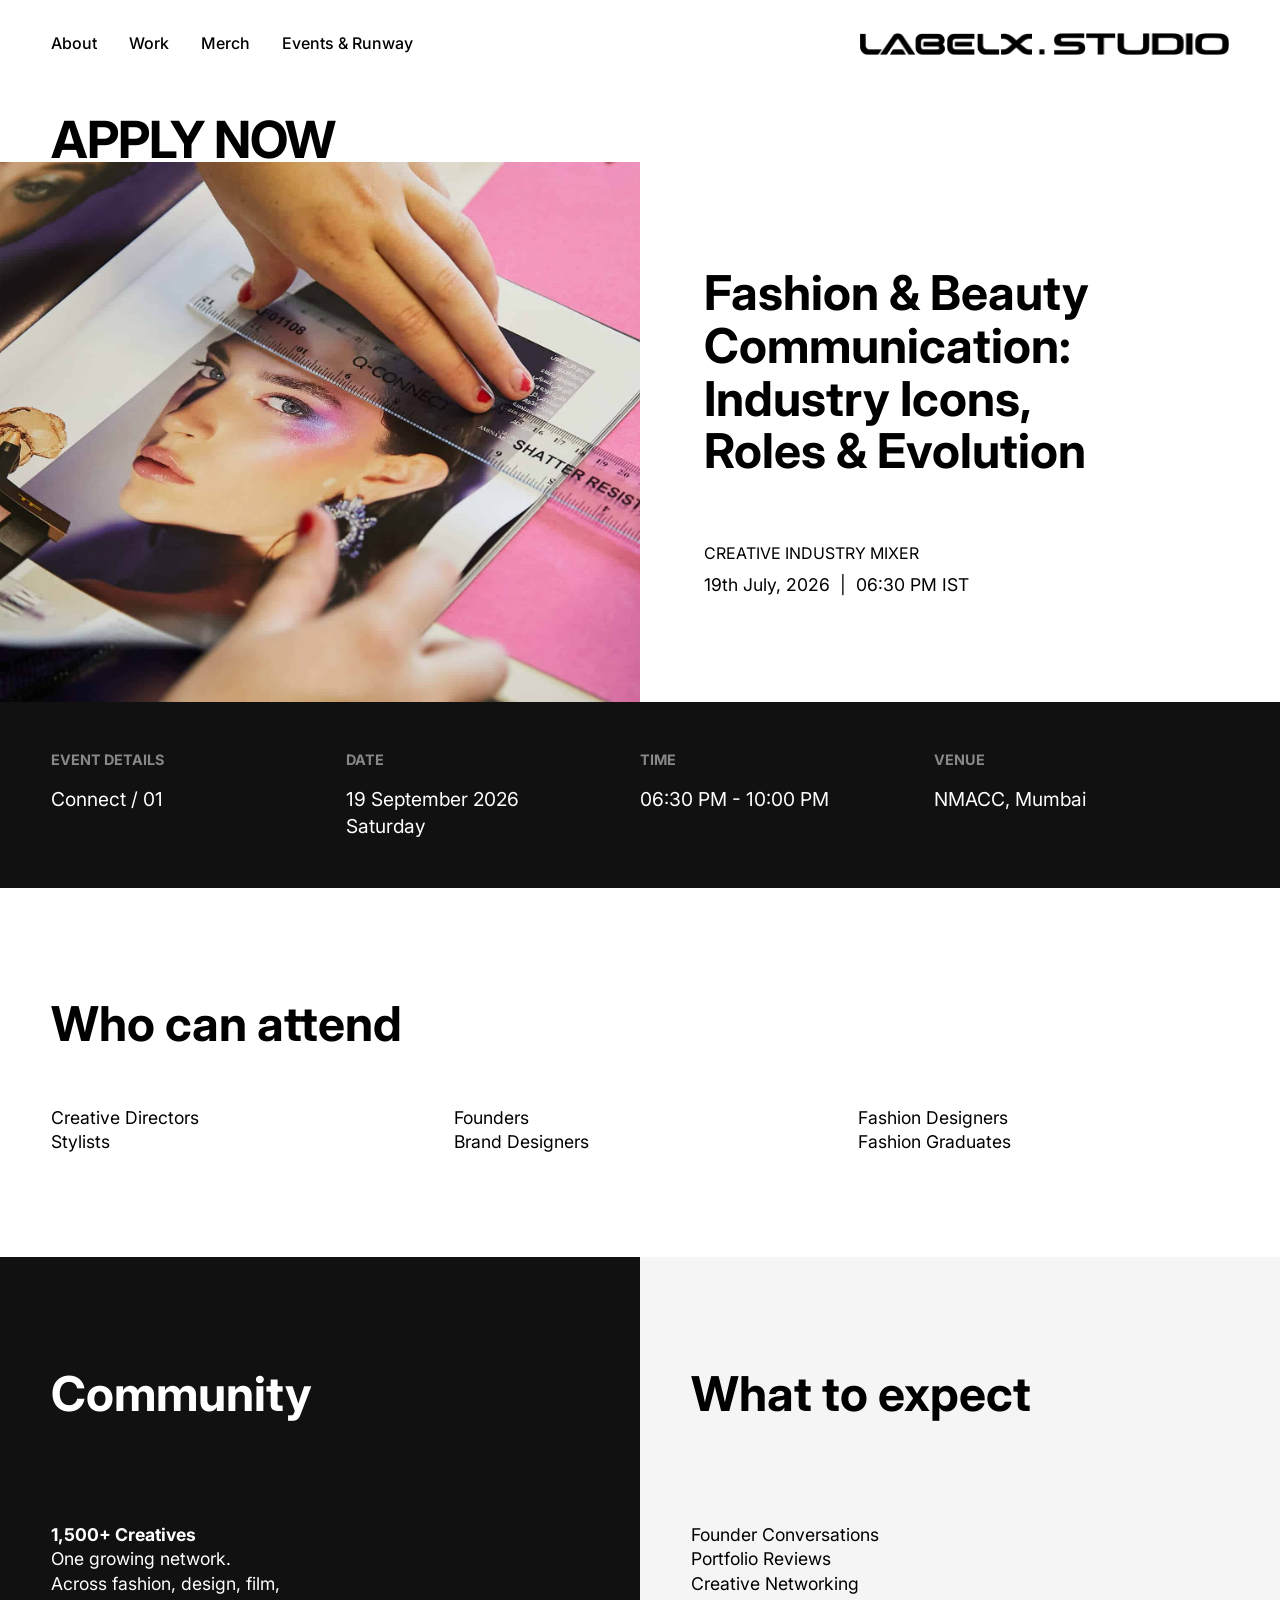
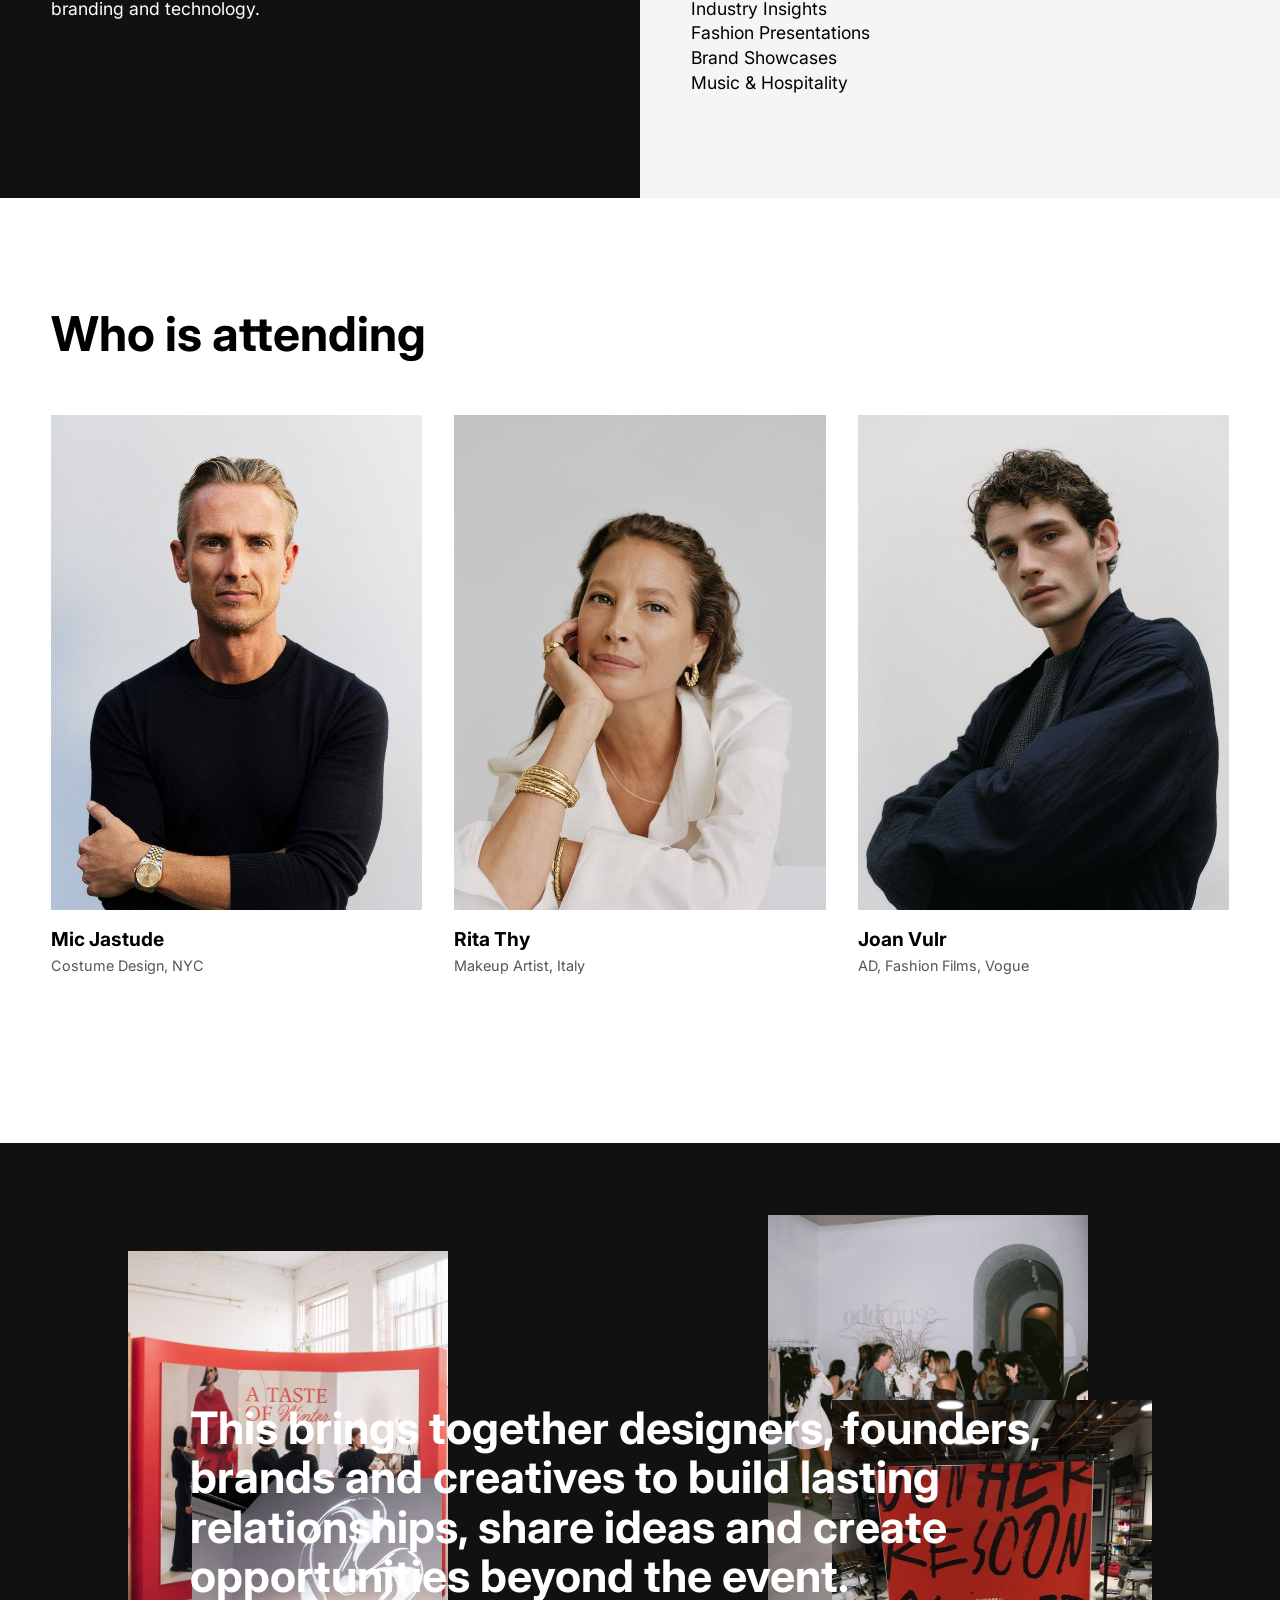
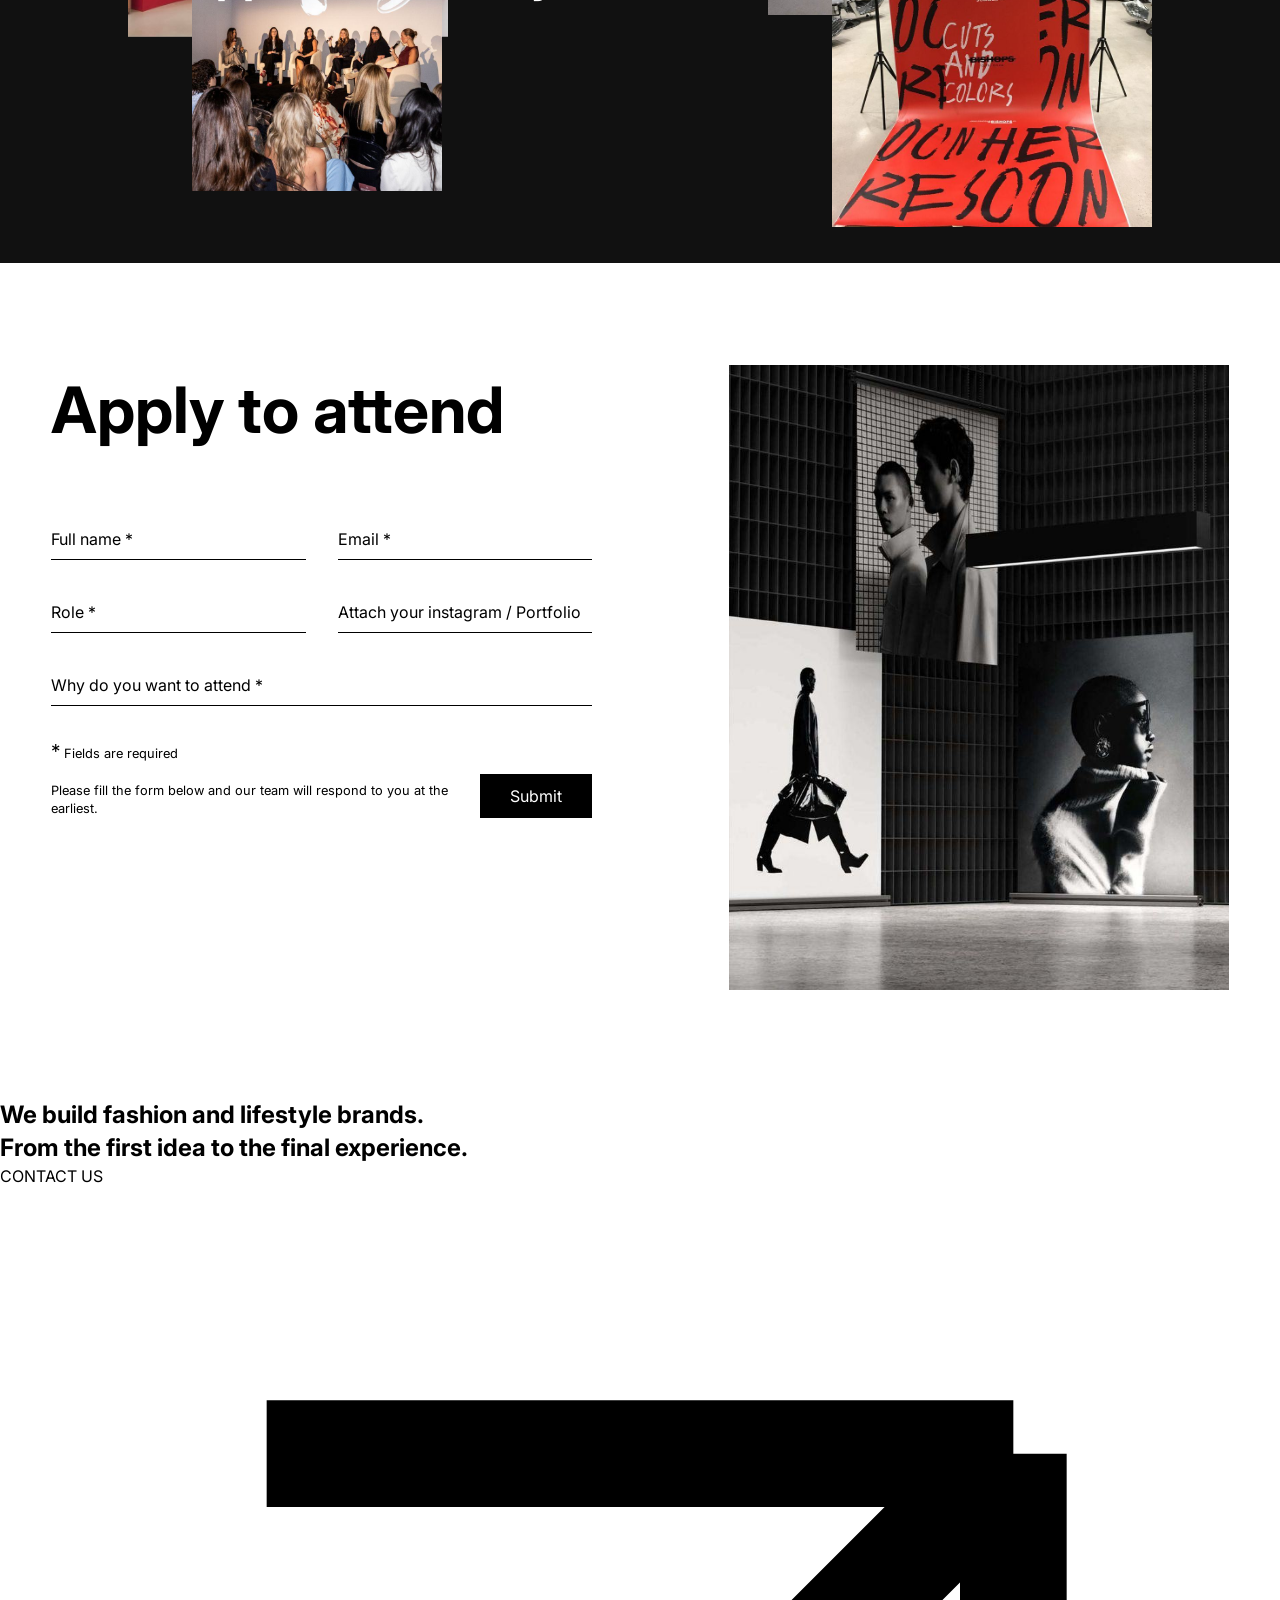
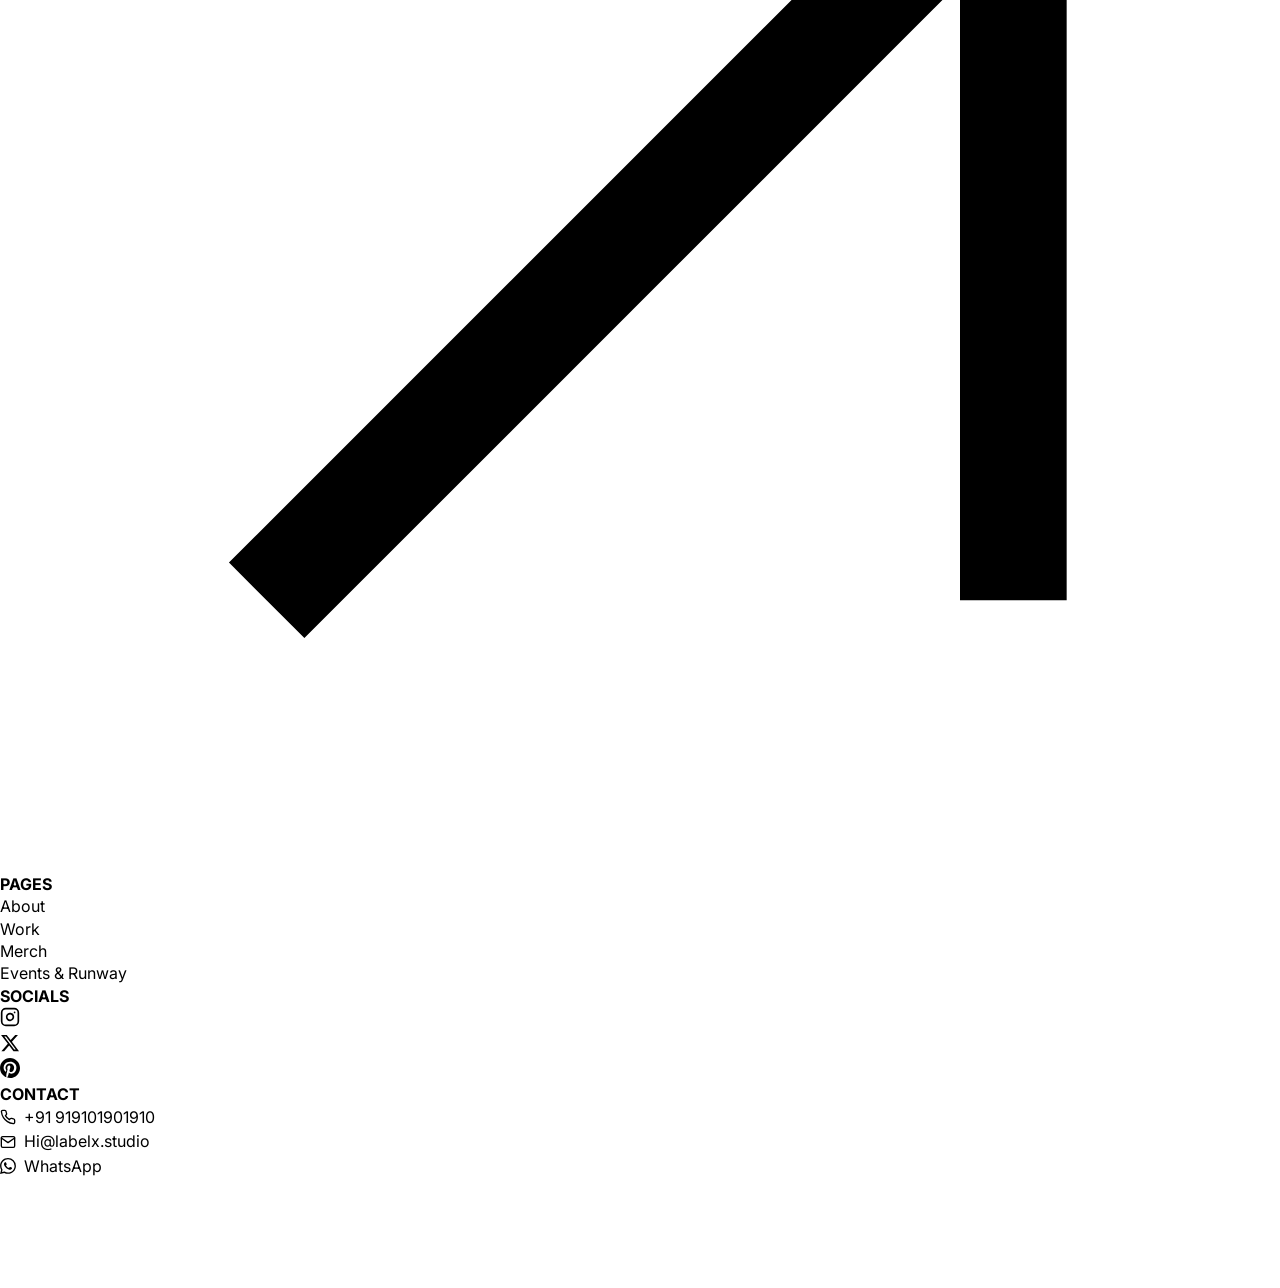
<file: tickets.html>
<!DOCTYPE html>
<html lang="en">
<head>
  <meta charset="UTF-8" />
  <meta name="viewport" content="width=device-width, initial-scale=1.0" />
  <title>Tickets & Apply Ã¢â‚¬â€ LabelX Studio</title>
  <link href="https://fonts.googleapis.com/css2?family=Space+Grotesk:wght@300;400;500;600;700&display=swap" rel="stylesheet" />
  <link rel="stylesheet" href="styles.css" />
</head>
<body>

  <!-- Navigation -->
  <nav class="main-nav">
    <div class="nav-links">
      <a href="about">About</a>
      <a href="work">Work</a>
      <a href="merch">Merch</a>
      <a href="events">Events & Runway</a>
    </div>
    <div class="nav-logo">
      <a href="/">
        <img src="assets/images/Logo_Top.png" alt="LabelX Studio" style="height: 22px; object-fit: contain;">
      </a>
    </div>
    <div class="hamburger"><span></span><span></span><span></span></div></nav>

  <!-- Top Hero Header -->
  <section class="tickets-hero">
    <h1 class="huge-headline">APPLY NOW</h1>
  </section>

  <!-- Tickets Split Section -->
  <section class="tickets-split section-light">
    <div class="tickets-split-img">
      <img src="assets/images/tickets_img4.jpeg" alt="Fashion and Beauty Communication" />
    </div>
    <div class="tickets-split-text">
      <h2>Fashion & Beauty<br>Communication:<br>Industry Icons,<br>Roles & Evolution</h2>
      <div class="tickets-split-subtitle">
        <p>CREATIVE INDUSTRY MIXER</p>
        <h4>19th July, 2026 &nbsp;|&nbsp; 06:30 PM IST</h4>
      </div>
    </div>
  </section>

  <!-- Details Bar -->
  <div class="tickets-details-bar">
    <div class="detail-item">
      <h4>EVENT DETAILS</h4>
      <p>Connect / 01</p>
    </div>
    <div class="detail-item">
      <h4>DATE</h4>
      <p>19 September 2026<br>Saturday</p>
    </div>
    <div class="detail-item">
      <h4>TIME</h4>
      <p>06:30 PM - 10:00 PM</p>
    </div>
    <div class="detail-item">
      <h4>VENUE</h4>
      <p>NMACC, Mumbai</p>
    </div>
  </div>

  <!-- Attendees Section -->
  <section class="attendees-section section-light">
    <h2 class="section-title">Who can attend</h2>
    <div class="attendees-grid">
      <div class="attendee-col">
        <p>Creative Directors</p>
        <p>Stylists</p>
      </div>
      <div class="attendee-col">
        <p>Founders</p>
        <p>Brand Designers</p>
      </div>
      <div class="attendee-col">
        <p>Fashion Designers</p>
        <p>Fashion Graduates</p>
      </div>
    </div>
  </section>

  <!-- Dark / Light Split -->
  <section class="tickets-dark-split">
    <div class="dark-left">
      <h2>Community</h2>
      <div class="dark-left-content">
        <p><strong>1,500+ Creatives</strong><br>One growing network.<br>Across fashion, design, film, branding and technology.</p>
      </div>
    </div>
    <div class="dark-right">
      <h2>What to expect</h2>
      <div class="dark-right-content">
        <p>Founder Conversations</p>
        <p>Portfolio Reviews</p>
        <p>Creative Networking</p>
        <p>Industry Insights</p>
        <p>Fashion Presentations</p>
        <p>Brand Showcases</p>
        <p>Music & Hospitality</p>
      </div>
    </div>
  </section>

  <!-- Speakers Section -->
  <section class="speakers-section section-light">
    <h2 class="section-title">Who is attending</h2>
    <div class="speakers-grid">
      <div class="speaker-card">
        <img src="assets/images/tickets_img7.jpeg" alt="Mic Jastude" />
        <div class="speaker-info">
          <h3>Mic Jastude</h3>
          <p>Costume Design, NYC</p>
        </div>
      </div>
      <div class="speaker-card">
        <img src="assets/images/tickets_img9.jpeg" alt="Rita Thy" />
        <div class="speaker-info">
          <h3>Rita Thy</h3>
          <p>Makeup Artist, Italy</p>
        </div>
      </div>
      <div class="speaker-card">
        <img src="assets/images/tickets_img5.jpeg" alt="Joan Vulr" />
        <div class="speaker-info">
          <h3>Joan Vulr</h3>
          <p>AD, Fashion Films, Vogue</p>
        </div>
      </div>
    </div>
  </section>

  <!-- Photo Collage -->
  <section class="photo-collage section-dark">
    <h2 class="collage-text">This brings together designers, founders, brands and creatives to build lasting relationships, share ideas and create opportunities beyond the event.</h2>
    <div class="collage-images">
      <img src="assets/images/tickets_img3.jpeg" alt="A Taste of Winter" class="c-img c-img-1" />
      <img src="assets/images/tickets_img8.jpeg" alt="Indoor Event" class="c-img c-img-2" />
      <img src="assets/images/tickets_img0.jpeg" alt="Panel Discussion" class="c-img c-img-3" />
      <img src="assets/images/tickets_img2.jpeg" alt="Red Poster" class="c-img c-img-4" />
    </div>
  </section>

  <!-- Apply Form Section -->
  <section class="apply-form-section section-light">
    <div class="apply-form-content">
      <div class="apply-form">
        <h2>Apply to attend</h2>
        <form action="https://api.web3forms.com/submit" method="POST">
          <input type="hidden" name="access_key" value="2bed50ee-d373-411b-bc15-bad450af72d5">
          <input type="hidden" name="subject" value="New Ticket Application - LabelX Studio">
          <input type="hidden" name="from_name" value="LabelX Studio Website">
          <input type="checkbox" name="botcheck" style="display: none;">
          <div class="form-grid">
            <div class="form-group form-group-half">
              <input type="text" name="name" placeholder="Full name *" required>
            </div>
            <div class="form-group form-group-half">
              <input type="email" name="email" placeholder="Email *" required>
            </div>
            <div class="form-group form-group-half">
              <input type="text" name="role" placeholder="Role *" required>
            </div>
            <div class="form-group form-group-half file-upload-group">
              <input type="text" name="portfolio" placeholder="Attach your instagram / Portfolio">
            </div>
            <div class="form-group form-group-full">
              <input type="text" name="reason" placeholder="Why do you want to attend *" required>
            </div>
          </div>
          <div class="form-note-submit">
            <p class="form-note"><span>*</span> Fields are required<br><br>Please fill the form below and our team will respond to you at the earliest.</p>
            <button type="submit" class="submit-btn">Submit</button>
          </div>
          <div class="form-status-msg" aria-live="polite"></div>
        </form>
      </div>
      <div class="apply-form-img">
        <img src="assets/images/tickets_img6.jpeg" alt="Apply Image" />
      </div>
    </div>
  </section>

  <!-- Pre-Footer CTA -->
  <section class="pre-footer-cta section-light">
    <h2>We build fashion and lifestyle brands.<br>From the first idea to the final experience.</h2>
    <div class="contact-button-wrapper">
      <div class="contact-us-text">CONTACT US</div>
      <a href="contact" class="circle-arrow-btn">
        <svg viewBox="0 0 24 24"><path d="M5 19L19 5M19 5v14M19 5H5" stroke="currentColor" stroke-width="2" fill="none"/></svg>
      </a>
    </div>
  </section>

  <!-- Footer -->
  <footer class="main-footer">
    <div class="footer-top">
      <div class="footer-col">
        <h4>PAGES</h4>
        <ul>
          <li><a href="about">About</a></li>
          <li><a href="work">Work</a></li>
          <li><a href="merch">Merch</a></li>
          <li><a href="events">Events & Runway</a></li>
        </ul>
      </div>
      <div class="footer-col socials">
        <h4>SOCIALS</h4>
        <ul>
          <li><a href="#"><svg viewBox="0 0 24 24" width="20" height="20" stroke="currentColor" stroke-width="2" fill="none" stroke-linecap="round" stroke-linejoin="round"><rect x="2" y="2" width="20" height="20" rx="5" ry="5"></rect><path d="M16 11.37A4 4 0 1 1 12.63 8 4 4 0 0 1 16 11.37z"></path><line x1="17.5" y1="6.5" x2="17.51" y2="6.5"></line></svg></a></li>
          <li><a href="#"><svg viewBox="0 0 24 24" width="20" height="20" fill="currentColor"><path d="M18.244 2.25h3.308l-7.227 8.26 8.502 11.24H16.17l-5.214-6.817L4.99 21.75H1.68l7.73-8.835L1.254 2.25H8.08l4.713 6.231zm-1.161 17.52h1.833L7.084 4.126H5.117z"/></svg></a></li>
          <li><a href="#"><svg viewBox="0 0 24 24" width="20" height="20" fill="currentColor"><path d="M12.017 0C5.396 0 .029 5.367.029 11.987c0 5.079 3.158 9.417 7.618 11.162-.105-.949-.199-2.403.041-3.439.219-.937 1.406-5.957 1.406-5.957s-.359-.72-.359-1.781c0-1.663.967-2.911 2.168-2.911 1.024 0 1.518.769 1.518 1.688 0 1.029-.653 2.567-.992 3.992-.285 1.193.6 2.165 1.775 2.165 2.128 0 3.768-2.245 3.768-5.487 0-2.861-2.063-4.869-5.008-4.869-3.41 0-5.409 2.562-5.409 5.199 0 1.033.394 2.143.889 2.741.099.12.112.225.085.345-.09.375-.293 1.199-.334 1.363-.053.225-.172.271-.401.165-1.495-.69-2.433-2.878-2.433-4.646 0-3.776 2.748-7.252 7.951-7.252 4.163 0 7.392 2.967 7.392 6.923 0 4.135-2.607 7.462-6.233 7.462-1.214 0-2.354-.629-2.758-1.379l-.749 2.848c-.269 1.045-1.004 2.352-1.498 3.146 1.123.345 2.306.535 3.55.535 6.607 0 11.985-5.365 11.985-11.987C23.97 5.367 18.611 0 12.017 0z"/></svg></a></li>
        </ul>
      </div>
      <div class="footer-col">
        <h4>CONTACT</h4>
        <ul>
          <li><p style="display: inline-flex; align-items: center;"><svg viewBox="0 0 24 24" width="16" height="16" stroke="currentColor" stroke-width="2" fill="none" stroke-linecap="round" stroke-linejoin="round" style="margin-right:8px;"><path d="M22 16.92v3a2 2 0 0 1-2.18 2 19.79 19.79 0 0 1-8.63-3.07 19.5 19.5 0 0 1-6-6 19.79 19.79 0 0 1-3.07-8.67A2 2 0 0 1 4.11 2h3a2 2 0 0 1 2 1.72 12.84 12.84 0 0 0 .7 2.81 2 2 0 0 1-.45 2.11L8.09 9.91a16 16 0 0 0 6 6l1.27-1.27a2 2 0 0 1 2.11-.45 12.84 12.84 0 0 0 2.81.7A2 2 0 0 1 22 16.92z"></path></svg>+91 919101901910</p></li>
          <li><a href="mailto:Hi@labelx.studio" style="display: inline-flex; align-items: center;"><svg viewBox="0 0 24 24" width="16" height="16" stroke="currentColor" stroke-width="2" fill="none" stroke-linecap="round" stroke-linejoin="round" style="margin-right:8px;"><path d="M4 4h16c1.1 0 2 .9 2 2v12c0 1.1-.9 2-2 2H4c-1.1 0-2-.9-2-2V6c0-1.1.9-2 2-2z"></path><polyline points="22,6 12,13 2,6"></polyline></svg>Hi@labelx.studio</a></li>
          <li><a href="https://wa.me/91919101901910?text=Hi%20Labelx%20team." target="_blank" style="display: inline-flex; align-items: center;"><svg viewBox="0 0 16 16" width="16" height="16" fill="currentColor" style="margin-right:8px;"><path d="M13.601 2.326A7.854 7.854 0 0 0 7.994 0C3.627 0 .068 3.558.064 7.926c0 1.399.366 2.76 1.057 3.965L0 16l4.204-1.102a7.933 7.933 0 0 0 3.79.965h.004c4.368 0 7.926-3.558 7.93-7.93A7.898 7.898 0 0 0 13.6 2.326zM7.994 14.521a6.573 6.573 0 0 1-3.356-.92l-.24-.144-2.494.654.666-2.433-.156-.251a6.56 6.56 0 0 1-1.007-3.505c0-3.626 2.957-6.584 6.591-6.584a6.56 6.56 0 0 1 4.66 1.931 6.557 6.557 0 0 1 1.928 4.66c-.004 3.639-2.961 6.592-6.592 6.592zm3.615-4.934c-.197-.099-1.17-.578-1.353-.646-.182-.065-.315-.099-.445.099-.133.197-.513.646-.627.775-.114.133-.232.148-.43.05-.197-.1-.836-.308-1.592-.985-.59-.525-.985-1.175-1.103-1.372-.114-.198-.011-.304.088-.403.087-.088.197-.232.296-.346.1-.114.133-.198.198-.33.065-.134.034-.248-.015-.347-.05-.099-.445-1.076-.612-1.47-.16-.389-.323-.335-.445-.34-.114-.007-.247-.007-.38-.007a.729.729 0 0 0-.529.247c-.182.198-.691.677-.691 1.654 0 .977.71 1.916.81 2.049.098.133 1.394 2.132 3.383 2.992.47.205.84.326 1.129.418.475.152.904.129 1.246.08.38-.058 1.171-.48 1.338-.943.164-.464.164-.86.114-.943-.049-.084-.182-.133-.38-.232z"></path></svg>WhatsApp</a></li>
        </ul>
      </div>
    </div>
    <div class="footer-bottom-logo">
      <img src="assets/images/Logo_Bottom.png" alt="LABELX.STUDIO" />
    </div>
  </footer>

  <script src="main.js"></script>
</body>
</html>
</file>
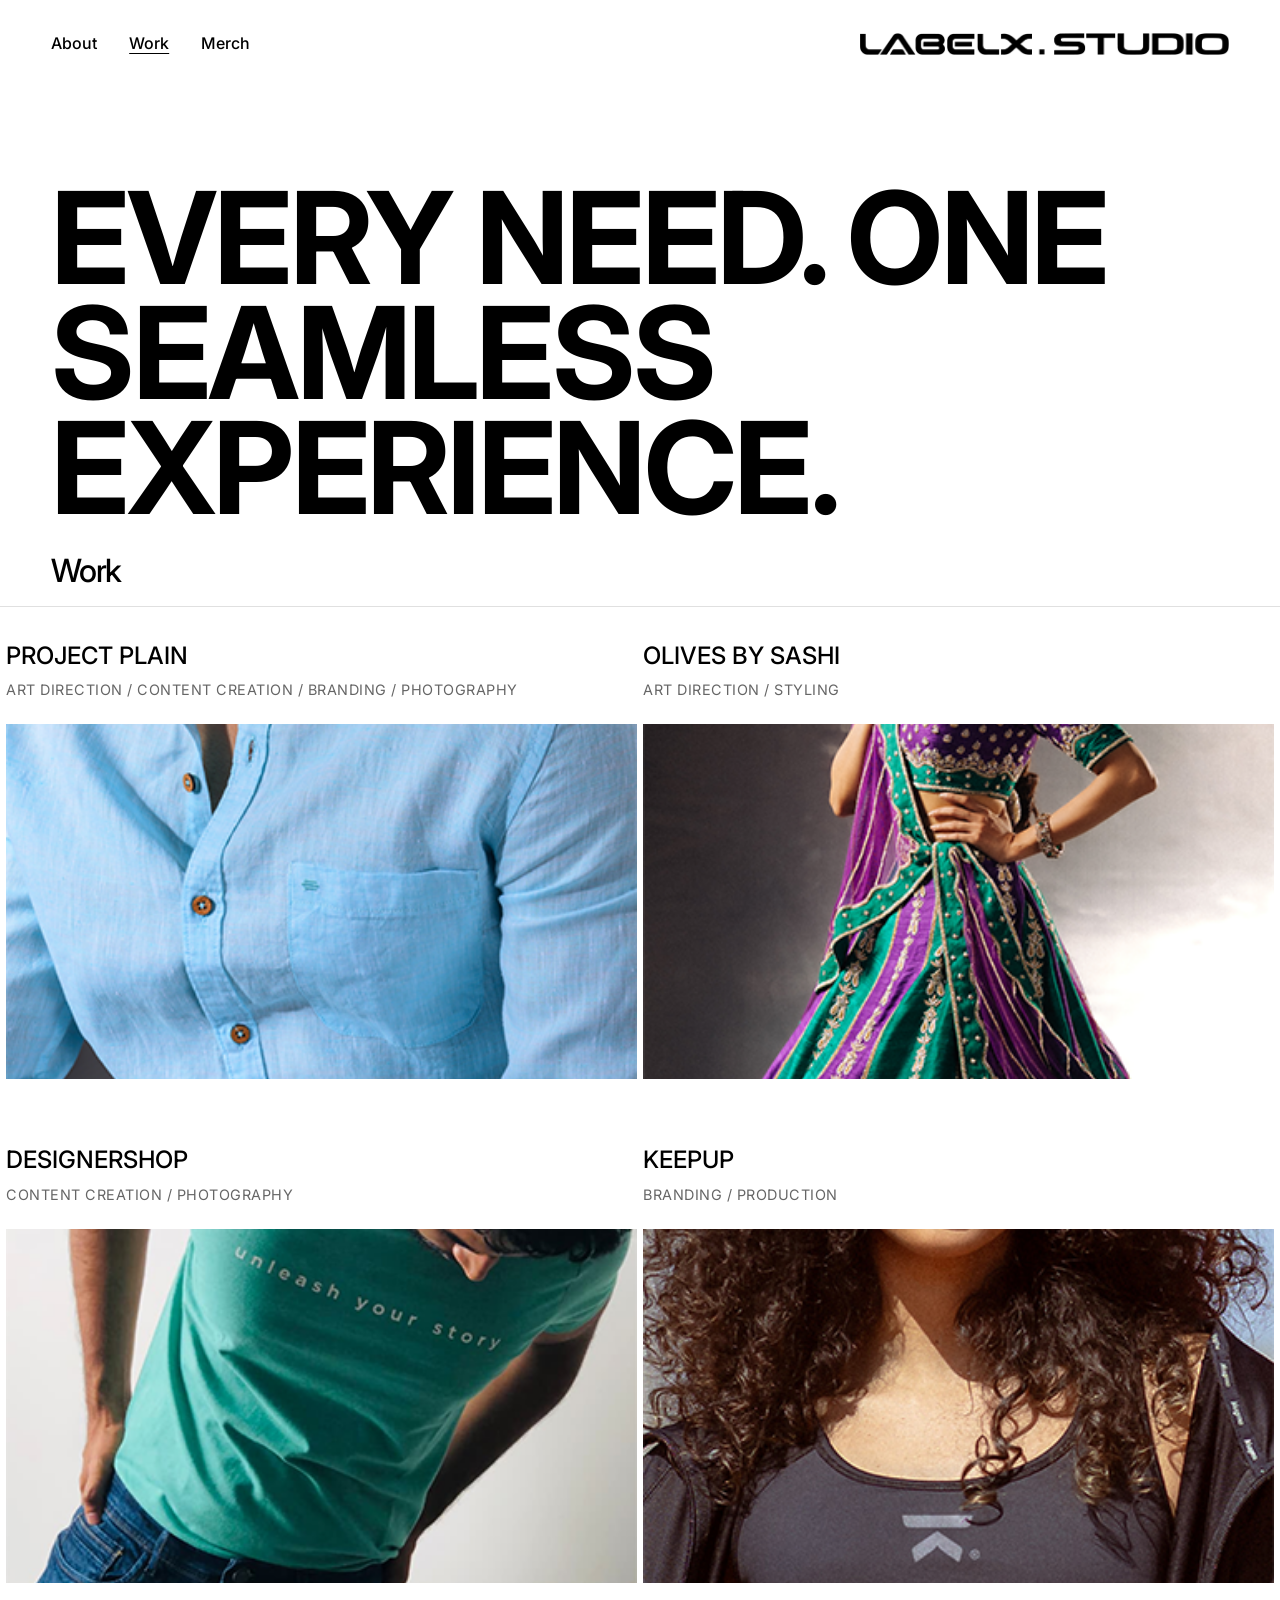
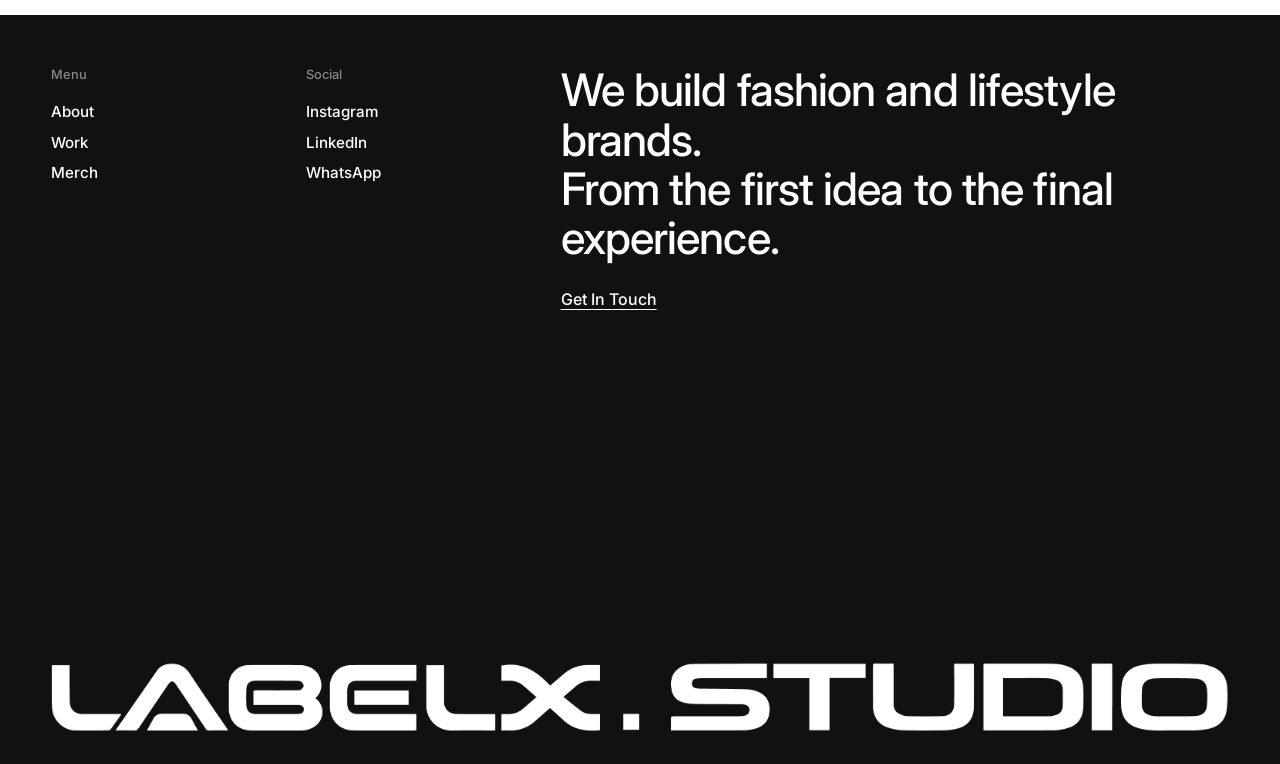
<file: work.html>
<!DOCTYPE html>
<html lang="en">

<head>
  <meta charset="UTF-8" />
  <meta name="viewport" content="width=device-width, initial-scale=1.0" />
  <title>Work — LabelX Studio</title>
  <link href="https://fonts.googleapis.com/css2?family=Space+Grotesk:wght@300;400;500;600;700&display=swap"
    rel="stylesheet" />
  <link rel="stylesheet" href="styles.css" />
</head>

<body>

  <!-- Navigation -->
  <nav class="main-nav">
    <div class="nav-links">
      <a href="about">About</a>
      <a href="work" class="active">Work</a>
      <a href="merch">Merch</a>
    </div>
    <div class="nav-logo">
      <a href="/">
        <img src="assets/images/Logo_Top.png" alt="LabelX Studio" style="height: 22px; object-fit: contain;">
      </a>
    </div>
    <div class="hamburger"><span></span><span></span><span></span></div>
  </nav>

  <!-- Hero Section -->
  <section class="labelx-work-hero">
    <div class="hero-top-section">
      <div class="hero-right-text">
        <p>EVERY NEED. ONE SEAMLESS EXPERIENCE.</p>
      </div>
    </div>
    <h1 class="huge-about-text">Work</h1><br>
  </section>

  <!-- Projects Grid -->
  <section class="labelx-projects-section">
    <div class="projects-grid">
      <!-- Project 1 -->
      <!-- To re-enable this link in the future, change the href below back to: href="project?id=sole-studio" -->
      <a href="javascript:void(0)" class="project-card">
        <div class="project-title-wrapper">
          <h2 class="project-title">PROJECT PLAIN</h2>
        </div>
        <div class="project-subtitle">ART DIRECTION / CONTENT CREATION / BRANDING / PHOTOGRAPHY</div>
        <div class="project-image-wrapper">
          <img src="assets/images/Selected_work/Project plain.png" alt="Project Plain" />
        </div>
      </a>

      <!-- Project 2 -->
      <!-- To re-enable this link in the future, change the href below back to: href="project?id=urban-darzi" -->
      <a href="javascript:void(0)" class="project-card">
        <div class="project-title-wrapper">
          <h2 class="project-title">OLIVES BY SASHI</h2>
        </div>
        <div class="project-subtitle">ART DIRECTION / STYLING</div>
        <div class="project-image-wrapper">
          <img src="assets/images/Selected_work/OLIVES BY SASHI.png" alt="Olives By Sashi" />
        </div>
      </a>

      <!-- Project 3 -->
      <!-- To re-enable this link in the future, change the href below back to: href="project?id=urban-monkey" -->
      <a href="javascript:void(0)" class="project-card">
        <div class="project-title-wrapper">
          <h2 class="project-title">DESIGNERSHOP</h2>
        </div>
        <div class="project-subtitle">CONTENT CREATION / PHOTOGRAPHY</div>
        <div class="project-image-wrapper">
          <img src="assets/images/Selected_work/Designershop.png" alt="Designershop" />
        </div>
      </a>

      <!-- Project 4 -->
      <!-- To re-enable this link in the future, change the href below back to: href="project?id=freakins" -->
      <a href="javascript:void(0)" class="project-card">
        <div class="project-title-wrapper">
          <h2 class="project-title">KEEPUP</h2>
        </div>
        <div class="project-subtitle">BRANDING / PRODUCTION</div>
        <div class="project-image-wrapper">
          <img src="assets/images/Selected_work/KEEPUP.png" alt="Keepup" />
        </div>
      </a>
    </div>
  </section>

  <!-- Unified Footer -->
  <footer class="new-footer section-dark">
    <div class="footer-top-grid">
      <div class="footer-menu-col">
        <h4>Menu</h4>
        <ul>
          <li><a href="about">About</a></li>
          <li><a href="work">Work</a></li>
          <li><a href="merch">Merch</a></li>
        </ul>
      </div>
      <div class="footer-social-col">
        <h4>Social</h4>
        <ul>
          <li><a href="https://www.instagram.com/labelx.studio" target="_blank">Instagram</a></li>
          <li><a href="https://www.linkedin.com/company/labelx-studio" target="_blank">LinkedIn</a></li>
          <li><a href="https://wa.me/919866984469" target="_blank">WhatsApp</a></li>
        </ul>
      </div>
      <div class="footer-hero-col">
        <h2>We build fashion and lifestyle brands.<br>From the first idea to the final experience.</h2>
        <a href="contact" class="get-in-touch">Get In Touch</a>
      </div>
    </div>
    <div class="footer-bottom-logo">
      <img src="assets/images/Logo_Bottom.png" alt="LABELX.STUDIO" />
    </div>
  </footer>

  <script src="main.js"></script>
</body>

</html>
</file>
<file: styles.css>
/* ==========================================================================
   LABELX STUDIO - PIXEL PERFECT CSS OVERHAUL
   ========================================================================== */

@import url('https://fonts.googleapis.com/css2?family=Fragment+Mono&family=Inter:ital,opsz,wght@0,14..32,100..900;1,14..32,100..900&display=swap');

:root {
  /* Colors */
  --color-bg: #ffffff;
  --color-text: #000000;
  --color-bg-dark: #111111;
  --color-text-dark: #ffffff;

  /* Typography */
  --font-main: "Inter", "Helvetica Neue", Helvetica, Arial, sans-serif;
  --font-secondary: "Fragment Mono", monospace;

  /* Spacing */
  --nav-height: 80px;
  --padding-x: 4vw;
  --padding-y: 8vw;
  --padding-y-half: 4vw;
}

* {
  margin: 0;
  padding: 0;
  box-sizing: border-box;
}

html,
body {
  background-color: var(--color-bg);
  color: var(--color-text);
  font-family: var(--font-main);
  font-size: 16px;
  line-height: 1.4;
  -webkit-font-smoothing: antialiased;
  -moz-osx-font-smoothing: grayscale;
}

body {
  overflow-x: hidden;
  padding-top: 84px;
  /* Ensure content isn't hidden under the fixed nav */
}

img {
  max-width: 100%;
  display: block;
}

a {
  color: inherit;
  text-decoration: none;
}

ul {
  list-style: none;
}

/* ==========================================================================
   NAVIGATION
   ========================================================================== */
.main-nav {
  display: flex;
  justify-content: space-between;
  align-items: center;
  padding: 2rem var(--padding-x);
  background: var(--color-bg);
  position: fixed;
  /* Use fixed so it doesn't break with body overflow-x hidden */
  top: 0;
  left: 0;
  width: 100%;
  z-index: 9999;
  transition: transform 0.3s ease-in-out;
}

.nav-links {
  display: flex;
  gap: 2rem;
}

.nav-links a {
  font-size: 1rem;
  font-weight: 500;
  color: var(--color-text);
}

.nav-links a:hover,
.nav-links a.active {
  text-decoration: underline;
  text-underline-offset: 4px;
}

.nav-logo {
  height: 20px;
}

.hamburger {
  display: none;
  cursor: pointer;
  flex-direction: column;
  gap: 4px;
  z-index: 10001;
}

.hamburger span {
  width: 24px;
  height: 2px;
  background-color: var(--color-text);
  transition: all 0.3s ease;
}

.hamburger.active span:nth-child(1) {
  transform: translateY(6px) rotate(45deg);
}

.hamburger.active span:nth-child(2) {
  opacity: 0;
}

.hamburger.active span:nth-child(3) {
  transform: translateY(-6px) rotate(-45deg);
}

/* ==========================================================================
   COMMON COMPONENTS
   ========================================================================== */
.section-dark {
  background-color: var(--color-bg-dark);
  color: var(--color-text-dark);
}

.section-light {
  background-color: var(--color-bg);
  color: var(--color-text);
}

.container {
  padding: var(--padding-y) var(--padding-x);
}

.huge-headline {
  font-size: clamp(1.2rem, 4vw, 6rem);
  font-weight: 700;
  line-height: 0.9;
  letter-spacing: -0.02em;
  text-transform: uppercase;
}

.large-headline {
  font-size: clamp(3rem, 6vw, 5rem);
  font-weight: 600;
  line-height: 1;
  letter-spacing: -0.01em;
}

.medium-headline {
  font-size: clamp(2rem, 4vw, 3.5rem);
  font-weight: 500;
  line-height: 1.1;
}

.small-text {
  font-size: 0.9rem;
  line-height: 1.5;
}

/* Let's Talk Block */
.lets-talk-block {
  display: flex;
  justify-content: space-between;
  padding: var(--padding-y-half) var(--padding-x) var(--padding-y-half);
  align-items: flex-end;
}

.lets-talk-block .left {
  font-size: 0.85rem;
  text-transform: uppercase;
  letter-spacing: 1px;
  font-weight: 600;
}

.lets-talk-block .right {
  max-width: 400px;
  font-size: 1.1rem;
  line-height: 1.4;
  font-weight: 500;
}

/* Grid Layouts */
.grid-2 {
  display: grid;
  grid-template-columns: 1fr 1fr;
}

.grid-3 {
  display: grid;
  grid-template-columns: repeat(3, 1fr);
  gap: 2rem;
}

.grid-4 {
  display: grid;
  grid-template-columns: repeat(4, 1fr);
  gap: 0;
  /* Edge to edge images */
}

/* ==========================================================================
   UNIFIED FOOTER
   ========================================================================== */
.new-footer {
  background-color: var(--color-bg-dark);
  color: var(--color-text-dark);
  padding: var(--padding-y-half) var(--padding-x) 2rem;
  display: flex;
  flex-direction: column;
}

.footer-top-grid {
  display: grid;
  grid-template-columns: 1fr 1fr 3fr;
  gap: 2rem;
  margin-bottom: 20rem;
}

.footer-menu-col h4,
.footer-social-col h4 {
  font-size: 0.8rem;
  color: #888;
  margin-bottom: 1rem;
  font-weight: 500;
}

.footer-menu-col ul,
.footer-social-col ul {
  display: flex;
  flex-direction: column;
  gap: 0.5rem;
}

.footer-menu-col a,
.footer-social-col a {
  font-size: 0.95rem;
  color: #fff;
  font-weight: 500;
  transition: color 0.2s ease;
}

.footer-hero-col h2 {
  font-size: clamp(2rem, 3.5vw, 3rem);
  font-weight: 500;
  line-height: 1.1;
  margin-bottom: 1.5rem;
  letter-spacing: -0.02em;
}

.get-in-touch {
  font-size: 1rem;
  font-weight: 500;
  text-decoration: underline;
  text-underline-offset: 4px;
}

.footer-bottom-logo {
  width: 100%;
  margin-top: 2rem;
}

.footer-bottom-logo img {
  width: 100%;
  height: auto;
}

@media (max-width: 768px) {
  .footer-top-grid {
    grid-template-columns: 1fr 1fr;
    gap: 3rem;
    margin-bottom: 4rem;
  }

  .footer-hero-col {
    grid-column: 1 / -1;
  }
}

/* ==========================================================================
   INDEX PAGE SPECIFIC
   ========================================================================== */
.hero-section {
  padding: 0 var(--padding-x) 4rem;
}

.hero-section .huge-headline {
  width: 100%;
  margin-top: 2rem;
  /* Fixes overlap in mobile view by adding positive space */
}

@media (min-width: 769px) {
  .hero-section {
    padding-top: 2rem;
    /* Reduced space further for desktop */
  }

  .hero-section .huge-headline {
    margin-top: 0;
    /* Reset the mobile margin */
  }
}

.hero-image-wrapper {
  display: flex;
  justify-content: center;
  margin-top: 2rem;
}

.hero-image-wrapper img {
  width: 40%;
  aspect-ratio: 1/1;
  object-fit: cover;
}

.why-labelx {
  display: flex;
  min-height: 80vh;
  background: var(--color-bg-dark);
  color: var(--color-text-dark);
}

.why-labelx-left {
  flex: 1;
  padding: var(--padding-y) var(--padding-x);
  display: flex;
  flex-direction: column;
  justify-content: space-between;
}

.why-labelx-left p {
  max-width: 100%;
  font-size: 1.5rem;
  line-height: 1.4;
  color: #ccc;
  opacity: 0;
  transform: translateY(20px);
  transition: opacity 0.6s ease-out 0.2s, transform 0.6s ease-out 0.2s;
}

.why-labelx-left h2 {
  opacity: 0;
  transform: translateY(20px);
  transition: opacity 0.6s ease-out, transform 0.6s ease-out;
}

.why-labelx.in-view .why-labelx-left h2,
.why-labelx.in-view .why-labelx-left p {
  opacity: 1;
  transform: translateY(0);
}

.why-labelx-right {
  flex: 1;
  background: #ccc;
  /* fallback */
  overflow: hidden;
  opacity: 0;
  transition: opacity 0.8s ease-out 0.3s;
}

.why-labelx.in-view .why-labelx-right {
  opacity: 1;
}

.why-labelx-right img {
  width: 100%;
  height: 100%;
  object-fit: cover;
  transform: scale(1.15);
  transition: transform 1.5s cubic-bezier(0.2, 0.8, 0.2, 1) 0.3s;
}

.why-labelx.in-view .why-labelx-right img {
  transform: scale(1);
}

.selected-works-header {
  display: flex;
  justify-content: space-between;
  padding: 3rem var(--padding-x) 0.3rem;
  align-items: flex-start;
}

.selected-works-header h2 {
  font-size: clamp(2.25rem, 5vw, 3.2rem);
  font-weight: 500;
}

.selected-works-header p {
  max-width: 300px;
  font-size: 0.95rem;
  font-weight: 500;
}

@media (max-width: 768px) {
  .selected-works-header {
    flex-direction: column;
    align-items: center;
    text-align: center;
    gap: 0;
    padding-bottom: 1.5rem;
    /* Adjusted space after the text */
  }

  .selected-works-header h2 {
    margin-bottom: 0;
  }

  .selected-works-header p {
    margin-top: -1rem;
    /* Drastically reduced visual space */
  }
}

.works-grid {
  display: grid;
  grid-template-columns: repeat(4, 1fr);
  gap: 10px;
  padding: 0 var(--padding-x) var(--padding-y-half);
  height: 70vh;
}

.work-item {
  position: relative;
  overflow: hidden;
}

.work-item img {
  width: 100%;
  height: 100%;
  object-fit: cover;
}

.work-overlay {
  position: absolute;
  top: 0;
  left: 0;
  width: 100%;
  height: 100%;
  padding: 3rem 1.5rem 1.5rem;
  background: rgba(0, 0, 0, 0.4);
  color: white;
  display: flex;
  flex-direction: column;
  justify-content: flex-end;
  opacity: 0;
  transition: opacity 0.3s ease;
}

.work-item:hover .work-overlay {
  opacity: 1;
}

.work-overlay h3 {
  font-size: 1.2rem;
  text-transform: uppercase;
  margin-bottom: 0.5rem;
  letter-spacing: 1px;
}

.work-overlay p {
  font-size: 0.75rem;
  text-transform: uppercase;
  letter-spacing: 0.5px;
}

/* Services Section (LabelX Style) */
.services-section {
  padding: var(--padding-y-half) var(--padding-x) var(--padding-y-half);
  min-height: 100vh;
  display: flex;
  flex-direction: column;
  justify-content: center;
  background-color: var(--color-bg);
  color: var(--color-text);
  border-top: 1px solid #e0e0e0;
}

.services-container {
  width: 100%;
}

.service-row {
  border-bottom: 1px solid rgba(0, 0, 0, 0.1);
  overflow: hidden;
  display: flex;
  flex-direction: column;
  background-color: #ffffff;
  /* White bg only */
  transition: background-color 0.3s ease;
}

.service-row:first-child {
  border-top: 1px solid rgba(0, 0, 0, 0.1);
}

.service-header {
  display: grid;
  grid-template-columns: 35% 1fr 50px;
  align-items: center;
  padding: 2.5rem 2vw;
  cursor: pointer;
  transition: background-color 0.3s ease;
}

.service-number {
  font-size: 2rem;
  font-weight: 500;
}

.service-title {
  font-size: clamp(1.8rem, 3.5vw, 2.5rem);
  font-weight: 500;
  text-transform: none;
  margin: 0;
  letter-spacing: -0.02em;
}

.service-icon {
  font-size: 2.5rem;
  font-weight: 300;
  text-align: right;
  transition: transform 0.3s ease;
}

/* Details Panel with Grid Animation */
.service-details {
  display: grid;
  grid-template-rows: 0fr;
  transition: grid-template-rows 0.5s cubic-bezier(0.4, 0, 0.2, 1);
}

.service-row.active .service-details {
  grid-template-rows: 1fr;
}

.service-details-inner {
  overflow: hidden;
  display: grid;
  grid-template-columns: 35% 1fr 50px;
  padding: 0 2vw 0;
  /* Animated below */
  opacity: 0;
  transition: opacity 0.5s ease;
}

.service-row.active .service-details-inner {
  padding: 0 2vw 4rem;
  opacity: 1;
}

.service-image {
  width: 100%;
  max-width: 400px;
  padding-right: 2rem;
}

.service-image img {
  width: 100%;
  aspect-ratio: 1/1;
  object-fit: cover;
}

.service-text {
  display: flex;
  flex-direction: column;
  gap: 2rem;
}

.service-text p {
  font-size: 0.95rem;
  color: #777;
  line-height: 1.5;
  max-width: 450px;
}

.service-text ul {
  list-style-type: disc;
  padding-left: 1.2rem;
}

.service-text li {
  font-size: 0.95rem;
  font-weight: 600;
  margin-bottom: 0.3rem;
  color: #222;
}

@media (max-width: 768px) {
  .service-header {
    grid-template-columns: 60px 1fr 40px;
    padding: 1.5rem 0;
  }

  .service-details-inner {
    grid-template-columns: 1fr;
    gap: 2rem;
    padding: 0;
  }

  .service-row.active .service-details-inner {
    padding: 0 0 4rem;
  }

  .service-image {
    max-width: 100%;
    padding-right: 0;
  }

  .service-title {
    font-size: 1.5rem;
  }
}

/* ==========================================================================
   STATS / FULL STACK SECTION
   ========================================================================== */
.stats-section {
  position: relative;
  width: 100%;
  height: 80vh;
  min-height: 500px;
  overflow: hidden;
  display: flex;
  flex-direction: column;
  margin-bottom: 0;
}

.stats-bg-image {
  position: absolute;
  top: 0;
  left: 0;
  width: 100%;
  height: 100%;
  z-index: 0;
}

.stats-bg-image img {
  width: 100%;
  height: 100%;
  object-fit: cover;
}

.stats-content {
  position: relative;
  z-index: 1;
  display: flex;
  flex-direction: column;
  justify-content: space-between;
  height: 100%;
  width: 100%;
}

.stats-headline {
  color: white;
  font-size: clamp(3rem, 5vw, 4.5rem);
  font-weight: 600;
  line-height: 1;
  /* Tighter line spacing for when the text breaks */
  padding: 3rem var(--padding-x);
  margin: auto 0;
  /* Auto margin centers it vertically in the flex column */
  letter-spacing: -0.02em;
  text-align: center;
  /* Centered the headline horizontally */
}

.stats-bar {
  display: flex;
  background: rgba(0, 0, 0, 0.4);
  backdrop-filter: blur(5px);
  -webkit-backdrop-filter: blur(5px);
  border-top: 1px solid rgba(255, 255, 255, 0.1);
}

.stat-item {
  flex: 1;
  display: flex;
  flex-direction: column;
  justify-content: center;
  align-items: center;
  padding: 3rem 1rem;
  color: white;
  text-align: center;
}

.stat-divider {
  width: 1px;
  background-color: rgba(255, 255, 255, 0.2);
}

.stat-number {
  font-size: 3.5rem;
  font-weight: 600;
  margin-bottom: 0.5rem;
}

.stat-label {
  font-size: 0.9rem;
  font-weight: 500;
}

@media (max-width: 768px) {
  .stats-section {
    height: 70vh;
  }

  .stats-headline {
    padding-bottom: 4rem;
  }

  .stats-bar {
    flex-direction: row;
  }

  .stat-divider {
    width: 1px;
    height: auto;
  }

  .stat-item {
    padding: 1rem 0.5rem;
  }

  .stat-number {
    font-size: 2rem;
  }

  .stat-label {
    font-size: 0.75rem;
  }
}

/* ==========================================================================
   LABELX ABOUT PAGE
   ========================================================================== */
.labelx-about-hero {
  padding: 4rem var(--padding-x) 0;
}

.hero-top-section {
  display: block;
  margin-top: 2rem;
  margin-bottom: 2rem;
}

.hero-right-text p {
  font-size: clamp(4rem, 10vw, 9rem);
  font-weight: 700;
  line-height: 0.9;
  letter-spacing: -0.02em;
  text-transform: uppercase;
  margin: 0;
  color: var(--color-text);
}

.hero-bottom-section {
  display: flex;
  justify-content: space-between;
  align-items: flex-end;
  border-bottom: 1px solid #e0e0e0;
  padding-bottom: 1rem;
  padding-top: 1rem;
  margin-bottom: 0;
  /* Image sits right underneath */
}

.huge-about-text {
  font-size: clamp(1.25rem, 2.5vw, 2.5rem);
  line-height: 0.8;
  letter-spacing: -0.04em;
  font-weight: 500;
  margin: 0;
}

.scroll-explore-text {
  font-size: 0.85rem;
  font-weight: 500;
  color: #666;
  margin-bottom: 0.5rem;
}

.labelx-hero-image img {
  width: 100%;
  height: 70vh;
  object-fit: cover;
  display: block;
}

.labelx-intro-block {
  padding: 3.5rem var(--padding-x);
  border-top: 1px solid #e0e0e0;
}

.labelx-intro-grid {
  display: grid;
  grid-template-columns: 1fr 1fr;
  gap: 4rem;
}

.intro-left h2 {
  font-size: 2rem;
  font-weight: 500;
  margin: 0;
}

.intro-right p {
  font-size: 1.25rem;
  line-height: 1.3;
  margin-bottom: 2rem;
  color: #333;
}

.intro-right p:last-child {
  margin-bottom: 0;
}

.labelx-founder-section {
  padding: 3.5rem var(--padding-x);
  padding-bottom: 0;
}

.founder-grid {
  display: grid;
  grid-template-columns: 1fr 1fr;
  gap: 4rem;
  align-items: center;
}

.founder-question {
  font-size: clamp(2rem, 4vw, 3.5rem);
  line-height: 1.1;
  font-weight: 500;
  margin: 0;
}

.founder-image-wrapper {
  margin-bottom: 0;
}

.founder-image-wrapper img {
  width: 85%;
  margin: 0 auto;
  aspect-ratio: 4/5;
  object-fit: cover;
}

.founder-bio p {
  font-size: 1.5rem;
  line-height: 1.3;
  color: #ccc;
  margin: 0;
}

.labelx-approach-section {
  padding: 3.5rem var(--padding-x);
  background-color: var(--color-bg);
  color: var(--color-text);
}

.approach-header {
  font-size: clamp(3rem, 5vw, 4.5rem);
  margin-bottom: 4rem;
  font-weight: 500;
  letter-spacing: -0.02em;
}

.approach-list {
  display: flex;
  flex-direction: column;
}

.approach-row {
  display: grid;
  grid-template-columns: 1fr 1fr;
  gap: 4rem;
  padding: 2.5rem 0;
  border-top: 1px solid #e0e0e0;
}

.approach-col-title h3 {
  font-size: 1.2rem;
  font-weight: 600;
  margin: 0;
}

.approach-col-text p {
  font-size: 1.1rem;
  line-height: 1.6;
  margin: 0;
  max-width: 500px;
}

@media (max-width: 768px) {

  .hero-top-section,
  .labelx-intro-grid,
  .founder-grid,
  .approach-row {
    grid-template-columns: 1fr;
    gap: 2rem;
  }

  .hero-top-section {
    margin-bottom: 3rem;
  }

  .huge-about-text {
    font-size: 2rem;
    padding-top: 0rem;
  }

  .hero-right-text p {
    font-size: clamp(2rem, 10vw, 3.5rem);
    line-height: 1.1;
  }
}

/* ==========================================================================
   WORK PAGE SPECIFIC
   ========================================================================== */
/* ==========================================================================
   LABELX WORK PAGE
   ========================================================================== */
.labelx-work-hero {
  padding: 4rem var(--padding-x) 0;
  border-bottom: 1px solid #e0e0e0;
}

.huge-work-text {
  font-size: clamp(1.25rem, 2.5vw, 2.5rem);
  line-height: 0.8;
  letter-spacing: -0.04em;
  font-weight: 500;
  margin: 0;
}

.labelx-projects-section {
  padding: 2rem 0.5vw;
}

.projects-grid {
  display: grid;
  grid-template-columns: 1fr 1fr;
  gap: 4rem 0.5vw;
  max-width: 100%;
  margin: 0;
}

.project-card {
  display: flex;
  flex-direction: column;
  text-decoration: none;
  color: inherit;
  transition: transform 0.3s ease;
}

.project-card:hover {
  transform: translateY(-5px);
}

.project-image-wrapper {
  margin-top: 1.5rem;
  overflow: hidden;
}

.project-image-wrapper img {
  width: 100%;
  aspect-ratio: 16/9;
  object-fit: cover;
  transition: transform 0.5s ease;
}

.project-card:hover .project-image-wrapper img {
  transform: scale(1.03);
}

.project-title-wrapper {
  margin-bottom: 0.5rem;
}

.project-title {
  font-size: 1.5rem;
  font-weight: 500;
  margin: 0;
}

.project-subtitle {
  font-size: 0.9rem;
  color: #666;
  text-transform: uppercase;
  letter-spacing: 0.5px;
}

@media (max-width: 768px) {
  .projects-grid {
    grid-template-columns: 1fr;
    gap: 4rem;
  }
}

/* ==========================================================================
   EVENTS PAGE SPECIFIC
   ========================================================================== */
.events-hero {
  padding: 2rem var(--padding-x);
}

.events-hero-img {
  margin: 4rem var(--padding-x);
}

.events-hero-img img {
  width: 100%;
  max-height: 70vh;
  object-fit: cover;
}

.events-list {
  padding: 2rem var(--padding-x) var(--padding-y);
}

.events-list h2 {
  font-size: 3rem;
  margin-bottom: 3rem;
}

.events-grid-2 {
  display: grid;
  grid-template-columns: 1fr 1fr;
  gap: 3rem;
  margin-bottom: 6rem;
}

.event-card {
  position: relative;
}

.event-card-img-wrap {
  position: relative;
  margin-bottom: 1rem;
}

.event-card-img-wrap img {
  width: 100%;
  aspect-ratio: 1/1;
  object-fit: cover;
}

.badge {
  position: absolute;
  top: 1rem;
  right: 1rem;
  background: white;
  color: black;
  padding: 0.4rem 1rem;
  border-radius: 20px;
  font-size: 0.7rem;
  font-weight: 600;
  display: flex;
  align-items: center;
  gap: 5px;
}

.badge.dark {
  background: black;
  color: white;
}

.event-card h3 {
  font-size: 1.5rem;
  margin-bottom: 0.5rem;
}

.event-card p {
  font-size: 1rem;
  color: #333;
}

/* ==========================================================================
   TICKETS PAGE SPECIFIC
   ========================================================================== */
.tickets-hero {
  padding: 2rem var(--padding-x) 0;
}

.tickets-split {
  display: grid;
  grid-template-columns: 1fr 1fr;
  align-items: center;
}

.tickets-split-img img {
  width: 100%;
  height: 60vh;
  object-fit: cover;
}

.tickets-split-text {
  padding: 4rem;
}

.tickets-split-text h2 {
  font-size: 3rem;
  line-height: 1.1;
  margin-bottom: 4rem;
}

.tickets-split-text p {
  font-size: 1rem;
  text-transform: uppercase;
  margin-bottom: 0.5rem;
}

.tickets-split-text h4 {
  font-size: 1.1rem;
  font-weight: 400;
}

.tickets-details-bar {
  background: var(--color-bg-dark);
  color: var(--color-text-dark);
  display: grid;
  grid-template-columns: repeat(4, 1fr);
  padding: 3rem var(--padding-x);
}

.detail-item h4 {
  font-size: 0.9rem;
  text-transform: uppercase;
  margin-bottom: 1rem;
  color: #888;
}

.detail-item p {
  font-size: 1.2rem;
}

.attendees-section,
.speakers-section {
  padding: var(--padding-y) var(--padding-x);
}

.attendees-section h2,
.speakers-section h2 {
  font-size: 3rem;
  margin-bottom: 3rem;
}

.attendees-grid {
  display: grid;
  grid-template-columns: repeat(3, 1fr);
  gap: 2rem;
}

.attendees-grid p {
  font-size: 1.1rem;
}

.tickets-dark-split {
  display: grid;
  grid-template-columns: 1fr 1fr;
}

.tickets-dark-split>div {
  padding: var(--padding-y) var(--padding-x);
}

.dark-left {
  background: var(--color-bg-dark);
  color: var(--color-text-dark);
}

.dark-left h2 {
  font-size: 3rem;
  margin-bottom: 6rem;
}

.dark-left p {
  font-size: 1.1rem;
  line-height: 1.4;
  max-width: 300px;
}

.dark-right {
  background: #f5f5f5;
  color: black;
}

.dark-right h2 {
  font-size: 3rem;
  margin-bottom: 6rem;
}

.dark-right p {
  font-size: 1.1rem;
  line-height: 1.4;
}

.speakers-grid {
  display: grid;
  grid-template-columns: repeat(3, 1fr);
  gap: 2rem;
  margin-bottom: 4rem;
}

.speaker-card img {
  width: 100%;
  aspect-ratio: 3/4;
  object-fit: cover;
  margin-bottom: 1rem;
}

.speaker-card h3 {
  font-size: 1.2rem;
  margin-bottom: 0.2rem;
}

.speaker-card p {
  font-size: 0.9rem;
  color: #555;
}

.photo-collage {
  background: var(--color-bg-dark);
  color: white;
  padding: 10rem var(--padding-x);
  position: relative;
  min-height: 80vh;
  display: flex;
  align-items: center;
  justify-content: center;
}

.photo-collage .collage-text {
  font-size: clamp(2rem, 3.5vw, 4rem);
  line-height: 1.1;
  max-width: 900px;
  position: relative;
  z-index: 10;
  text-align: left;
}

.collage-images .c-img {
  position: absolute;
  object-fit: cover;
  z-index: 5;
}

.collage-images .c-img-1 {
  width: 25vw;
  max-width: 350px;
  top: 15%;
  left: 10%;
}

.collage-images .c-img-2 {
  width: 25vw;
  max-width: 350px;
  top: 10%;
  right: 15%;
}

.collage-images .c-img-3 {
  width: 20vw;
  max-width: 250px;
  bottom: 10%;
  left: 15%;
}

.collage-images .c-img-4 {
  width: 25vw;
  max-width: 350px;
  bottom: 5%;
  right: 10%;
}

.apply-form-section {
  padding: var(--padding-y) var(--padding-x);
}

.apply-form-content {
  display: grid;
  grid-template-columns: 1fr 1fr;
  gap: 6rem;
}

.apply-form h2 {
  font-size: 4rem;
  margin-bottom: 4rem;
}

.form-grid {
  display: grid;
  grid-template-columns: 1fr 1fr;
  gap: 2rem;
  margin-bottom: 2rem;
}

.form-group-half {
  grid-column: span 1;
}

.form-group-full {
  grid-column: 1 / -1;
}

.form-group input {
  width: 100%;
  padding: 10px 0;
  border: none;
  border-bottom: 1px solid #000;
  background: transparent;
  font-family: inherit;
  font-size: 1rem;
  outline: none;
}

.form-group input::placeholder {
  color: #000;
}

.file-upload-group {
  display: flex;
  border-bottom: 1px solid #000;
  align-items: center;
}

.file-upload-group input {
  border-bottom: none;
  flex: 1;
}

.upload-btn {
  background: black;
  color: white;
  border: none;
  width: 24px;
  height: 24px;
  border-radius: 50%;
  cursor: pointer;
}

.form-note-submit {
  display: flex;
  justify-content: space-between;
  align-items: flex-end;
  margin-top: 2rem;
}

.form-note {
  font-size: 0.8rem;
}

.form-note span {
  font-size: 1.2rem;
}

.submit-btn {
  background: black;
  color: white;
  border: none;
  padding: 12px 30px;
  font-family: inherit;
  cursor: pointer;
  font-size: 1rem;
  transition: opacity 0.2s ease;
}

.submit-btn:disabled {
  opacity: 0.6;
  cursor: not-allowed;
}

/* Form Status Messages */
.form-status-msg {
  display: none;
  margin-top: 1.5rem;
  padding: 1rem 1.25rem;
  font-size: 0.95rem;
  line-height: 1.5;
  font-weight: 500;
  border-radius: 2px;
  animation: fadeInStatus 0.3s ease-in-out;
}

.form-status-msg.is-success {
  display: block !important;
  background-color: #f4fbf6;
  color: #14532d;
  border: 1px solid #bbf7d0;
  border-left: 4px solid #16a34a;
}

.form-status-msg.is-error {
  display: block !important;
  background-color: #fef2f2;
  color: #7f1d1d;
  border: 1px solid #fecaca;
  border-left: 4px solid #dc2626;
}

@keyframes fadeInStatus {
  from {
    opacity: 0;
    transform: translateY(-4px);
  }
  to {
    opacity: 1;
    transform: translateY(0);
  }
}

.apply-form-img {
  text-align: right;
}

.apply-form-img img {
  width: 100%;
  max-width: 500px;
  display: inline-block;
}

/* ==========================================================================
   CONTACT PAGE SPECIFIC
   ========================================================================== */
.contact-hero {
  padding: 4rem var(--padding-x) 2rem;
}

.contact-hero h1 {
  font-size: clamp(4rem, 8vw, 8rem);
  font-weight: 500;
  white-space: nowrap;
}

.contact-content-split {
  display: grid;
  grid-template-columns: 1fr 1fr;
  padding: 2rem var(--padding-x) 8rem;
  gap: 4rem;
}

.contact-left-info {
  display: flex;
  flex-direction: column;
  gap: 2rem;
}

.contact-left-info h3 {
  font-size: 1.5rem;
  font-weight: 400;
  line-height: 1.3;
}

.contact-form-wrapper {
  max-width: 600px;
}

.contact-large-info {
  display: flex;
  flex-direction: row;
  justify-content: center;
  align-items: center;
  gap: 6rem;
  padding: 4rem var(--padding-x) 8rem;
}

.contact-large-info a {
  font-size: clamp(2rem, 4vw, 4rem);
  font-weight: 500;
  text-decoration: none;
  color: black;
  white-space: nowrap;
}

@media (max-width: 768px) {

  /* Global grids */
  .grid-2,
  .grid-3,
  .grid-4,
  .footer-top,
  .contact-grid,
  .tickets-split,
  .tickets-dark-split,
  .apply-form-section,
  .contact-info,
  .apply-form-content,
  .form-grid,
  .contact-content-split {
    grid-template-columns: 1fr !important;
  }

  /* Navigation */
  body {
    padding-top: 60px;
    /* Mobile nav is shorter */
  }

  .hamburger {
    display: flex;
    order: -1;
  }

  .main-nav {
    flex-direction: row;
    padding: 1rem var(--padding-x);
    justify-content: space-between;
    align-items: center;
  }

  .nav-logo {
    position: absolute;
    left: 50%;
    top: 50%;
    transform: translate(-50%, -50%);
    display: flex;
    align-items: center;
    justify-content: center;
  }

  .nav-logo img {
    height: 16px !important;
  }

  .nav-links {
    position: fixed;
    top: 0;
    left: 0;
    width: 100%;
    height: 100vh;
    background: var(--color-bg);
    flex-direction: column;
    justify-content: center;
    align-items: center;
    gap: 2rem;
    transform: translateY(-100%);
    transition: transform 0.4s ease-in-out;
    z-index: 10000;
  }

  .nav-links.active {
    transform: translateY(0);
  }

  .nav-links a {
    font-size: 1.8rem;
  }

  /* Hero / Typography adjustments */
  .huge-headline {
    font-size: clamp(2rem, 5vw, 3.5rem);
    text-align: center;
    margin-top: 3rem;
    line-height: 1.1;
  }

  .hero-image-wrapper img {
    width: 90%;
  }

  .large-headline {
    font-size: clamp(1.8rem, 7vw, 2.5rem);
  }

  /* Let's Talk Block */
  .lets-talk-block {
    flex-direction: column;
    align-items: center;
    text-align: center;
    gap: 1.5rem;
  }

  /* Why LabelX */
  .why-labelx {
    flex-direction: column;
  }

  .why-labelx-right {
    min-height: 40vh;
  }

  /* Selected Works */
  .selected-works-header {
    flex-direction: column;
    gap: 1.5rem;
  }

  .works-grid {
    grid-template-columns: repeat(2, 1fr);
    height: auto;
    aspect-ratio: auto;
  }

  .work-item {
    aspect-ratio: 3/4;
  }

  /* Accordion */
  .accordion-scatter {
    height: auto;
    display: flex;
    flex-direction: column;
    align-items: flex-start;
  }

  .acc-btn {
    position: relative;
    top: auto !important;
    left: auto !important;
    right: auto !important;
    bottom: auto !important;
    margin-bottom: 1rem;
    font-size: 1.2rem !important;
  }

  .acc-content {
    position: relative;
    top: auto;
    left: auto;
    width: 100%;
  }

  /* Tickets Details Bar */
  .tickets-details-bar {
    grid-template-columns: repeat(2, 1fr);
    gap: 2rem;
  }

  /* Attendees / Speakers Grid */
  .attendees-grid,
  .speakers-grid {
    grid-template-columns: repeat(2, 1fr);
  }

  /* Photo Collage */
  .photo-collage {
    padding: 6rem var(--padding-x);
    min-height: 50vh;
  }

  .collage-images {
    display: none;
  }

  /* About Page */
  .about-text-block,
  .studio-founder,
  .approach-layout,
  .approach-grid {
    grid-template-columns: 1fr !important;
  }

  .about-text-block {
    gap: 1.5rem;
  }



  .founder-text {
    margin-left: 0;
  }

  .founder-image {
    margin-left: 0;
  }

  .pre-footer-cta::before {
    display: none;
  }

  .cta-copy {
    padding-top: 0;
  }

  .contact-button-wrapper {
    justify-content: center;
  }

  /* Contact Page */
  .contact-hero h1 {
    text-align: center;
    font-size: clamp(1.8rem, 10vw, 3.5rem);
  }

  .contact-large-info {
    flex-direction: column;
    align-items: center;
    gap: 2rem;
  }

  .contact-large-info a {
    font-size: clamp(1.2rem, 5vw, 2rem);
    white-space: nowrap;
  }

  .contact-left-info {
    flex-direction: row;
    justify-content: space-between;
    align-items: flex-start;
    text-align: left;
    gap: 1rem;
  }

  /* Footer Centering */
  .footer-hero-col h2 {
    font-size: clamp(1.5rem, 5vw, 2.2rem);
  }

  .footer-hero-col h2,
  .footer-hero-col a {
    text-align: center;
    display: block;
    margin: 0 auto 1.5rem auto;
  }

  .footer-social-col,
  .footer-menu-col {
    text-align: center;
  }

  .footer-social-col ul,
  .footer-menu-col ul {
    align-items: center;
  }
}

@media (max-width: 480px) {

  /* Even smaller screens */
  .works-grid,
  .tickets-details-bar,
  .attendees-grid,
  .speakers-grid {
    grid-template-columns: 1fr;
  }
}

/* ==========================================================================
   PROJECT DETAIL PAGE (DYNAMIC)
   ========================================================================== */
.project-detail-header {
  padding: 10rem var(--padding-x) 4rem;
  display: grid;
  grid-template-columns: repeat(4, 1fr);
  row-gap: 2rem;
}

.huge-project-title {
  grid-column: 1 / 5;
  font-size: clamp(5rem, 12vw, 10rem);
  font-weight: 500;
  line-height: 0.9;
  letter-spacing: -0.02em;
  margin: 0;
  text-transform: capitalize;
  opacity: 0;
  animation: fadeSlideUp 0.8s ease forwards 0.1s;
}

.project-tagline {
  grid-column: 3 / 5;
  font-size: clamp(1.2rem, 2vw, 1.8rem);
  color: #666;
  margin: 0 0 4rem 0;
  text-transform: uppercase;
  letter-spacing: 0.5px;
  opacity: 0;
  animation: fadeSlideUp 0.8s ease forwards 0.3s;
}

.project-metadata {
  grid-column: 1 / 5;
  display: grid;
  grid-template-columns: repeat(4, 1fr);
  gap: 1rem;
  border-top: 1px solid #000;
  padding-top: 2rem;
  opacity: 0;
  animation: fadeSlideUp 0.8s ease forwards 0.5s;
}

.meta-item {
  display: flex;
  flex-direction: column;
  gap: 0.5rem;
}

.meta-item:nth-child(4) {
  align-items: flex-end;
  text-align: right;
}

.meta-label {
  font-size: 0.8rem;
  font-family: var(--font-secondary);
  color: #888;
  text-transform: uppercase;
  letter-spacing: 1px;
}

.meta-value {
  font-size: 1rem;
  font-weight: 500;
}

.project-detail-hero img {
  width: 100%;
  max-height: 80vh;
  object-fit: cover;
  opacity: 0;
  animation: fadeSlideUp 1s ease forwards 0.7s;
}

@keyframes fadeSlideUp {
  from {
    opacity: 0;
    transform: translateY(20px);
  }

  to {
    opacity: 1;
    transform: translateY(0);
  }
}

.project-detail-content {
  display: grid;
  grid-template-columns: 1fr 3fr;
  gap: 4rem;
  padding: 6rem var(--padding-x);
}

.project-info-label h3 {
  font-size: 1rem;
  text-transform: uppercase;
  letter-spacing: 1px;
  color: #666;
}

.project-info-text p {
  font-size: clamp(1.5rem, 3vw, 2.5rem);
  line-height: 1.4;
  font-weight: 500;
  max-width: 1200px;
}

.project-detail-gallery {
  display: grid;
  grid-template-columns: 1fr 1fr;
  gap: 1.5vw;
  padding: 0 1.5vw 6rem;
}

.project-detail-gallery img {
  width: 100%;
  aspect-ratio: 4/5;
  object-fit: cover;
}

.project-detail-footer {
  padding: 4rem var(--padding-x) 8rem;
  text-align: center;
}

.back-to-work {
  font-size: 1.2rem;
  font-weight: 500;
  text-transform: uppercase;
  text-decoration: none;
  border-bottom: 1px solid #000;
  padding-bottom: 5px;
  transition: opacity 0.3s ease;
}

.back-to-work:hover {
  opacity: 0.5;
}

@media (max-width: 768px) {
  .project-detail-content {
    grid-template-columns: 1fr;
    gap: 2rem;
  }

  .project-detail-gallery {
    grid-template-columns: 1fr;
    padding: 0 var(--padding-x) 6rem;
  }
}

.project-related-section {
  padding: 6rem var(--padding-x) 2rem;
  border-top: 1px solid #000;
  margin-top: 4rem;
}

.related-title {
  font-size: clamp(2rem, 4vw, 3rem);
  font-weight: 500;
  margin-bottom: 4rem;
  text-transform: uppercase;
}
</file>
